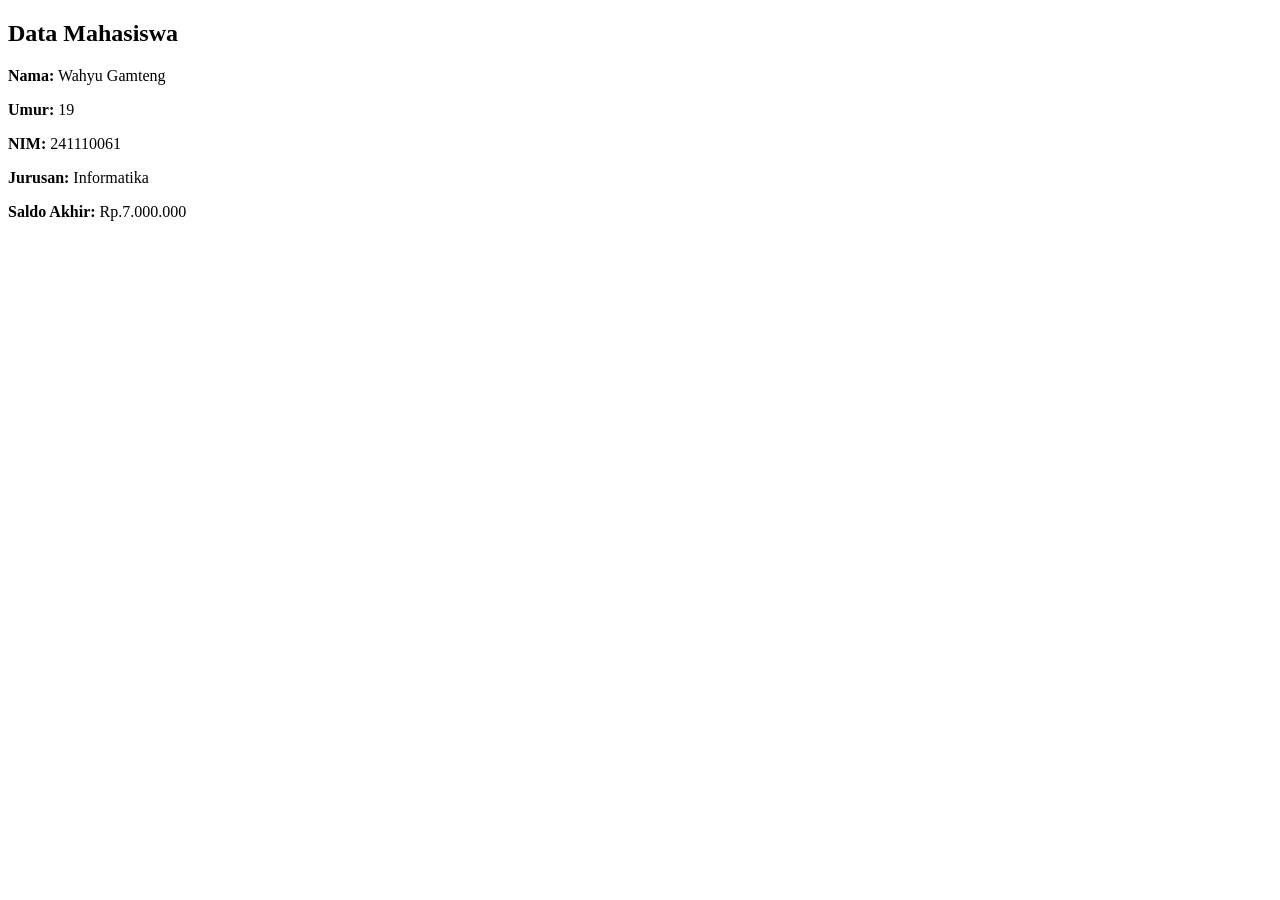
<file: latihanjs/index.html>
<!DOCTYPE html>
<html lang="en">
<head>
    <meta charset="UTF-8">
    <meta name="viewport" content="width=device-width, initial-scale=1.0">
    <title>Mahasiswa</title>
</head>
<body>
    <div id="output"></div>

    <script type="module" src="app.js"></script>
</body>
</html>
</file>
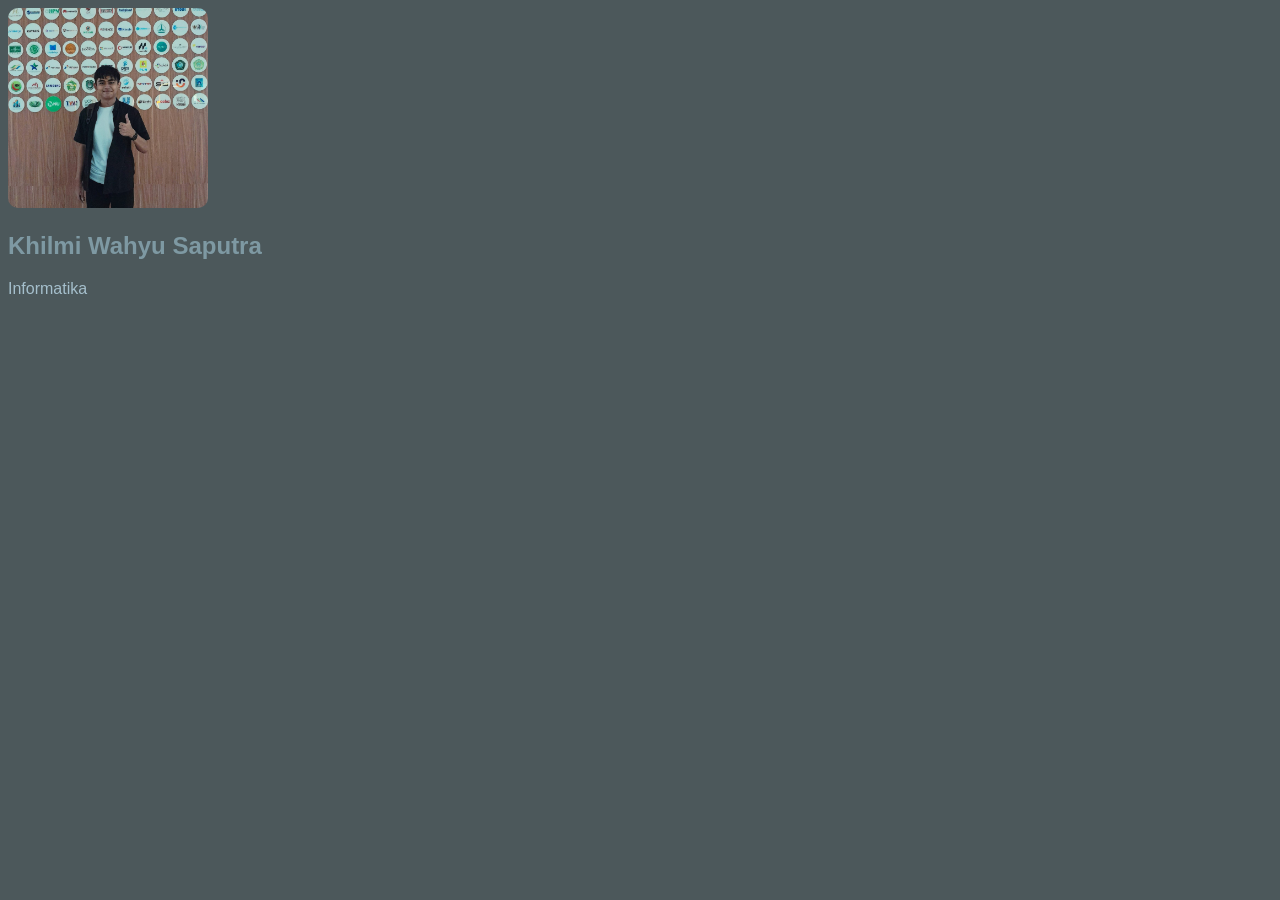
<file: externalcss.html>
<!DOCTYPE html>
<html lang="en">
<head>
    <meta charset="UTF-8">
    <meta name="viewport" content="width=device-width, initial-scale=1.0">
    <title>External CSS </title>
    <link rel="stylesheet" href="style.css">
</head>
<body>
    <img src="profil.jpeg" alt="profil" width="200">
    <h2>Khilmi Wahyu Saputra</h2>
    <p>Informatika</p>
</body>
</html>
</file>
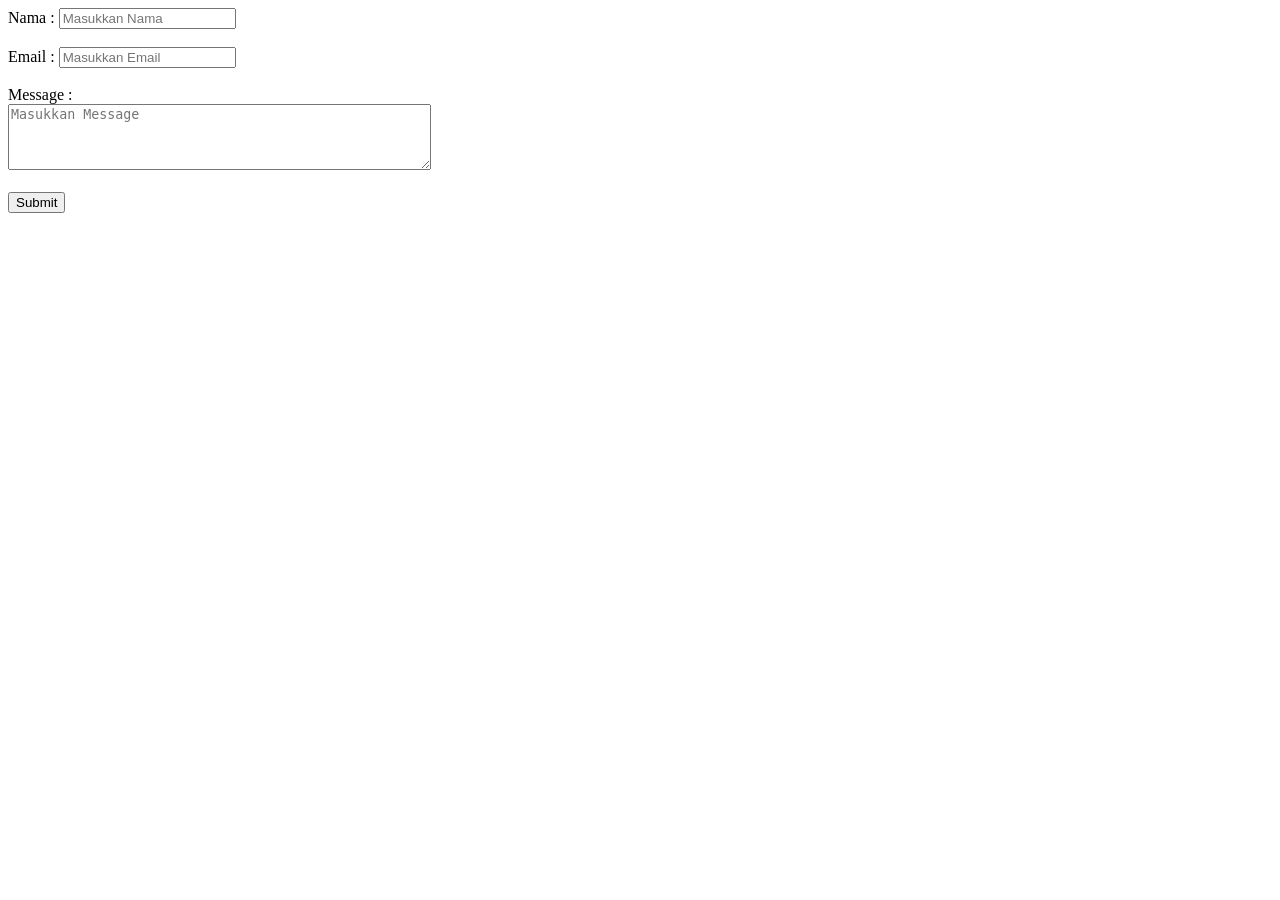
<file: form.html>
<!DOCTYPE html>
<html lang="en">
<head>
    <meta charset="UTF-8">
    <meta name="viewport" content="width=device-width, initial-scale=1.0">
    <title>Form</title>
</head>
<body>
    <form action="/submit" method="post">
        <label for="nama">Nama : </label>
        <input type="text" id="nama" name="nama" placeholder="Masukkan Nama" required> <br><br>

        <label for="email">Email : </label>
        <input type="email" id="email" name="email" placeholder="Masukkan Email" required> <br><br>

        <label for="message">Message : </label><br>
        <textarea id="message" name="message" rows="4" cols="50" placeholder="Masukkan Message" required></textarea> <br><br>

        <input type="submit" value="Submit">
    </form>
</body>
</html>
</file>
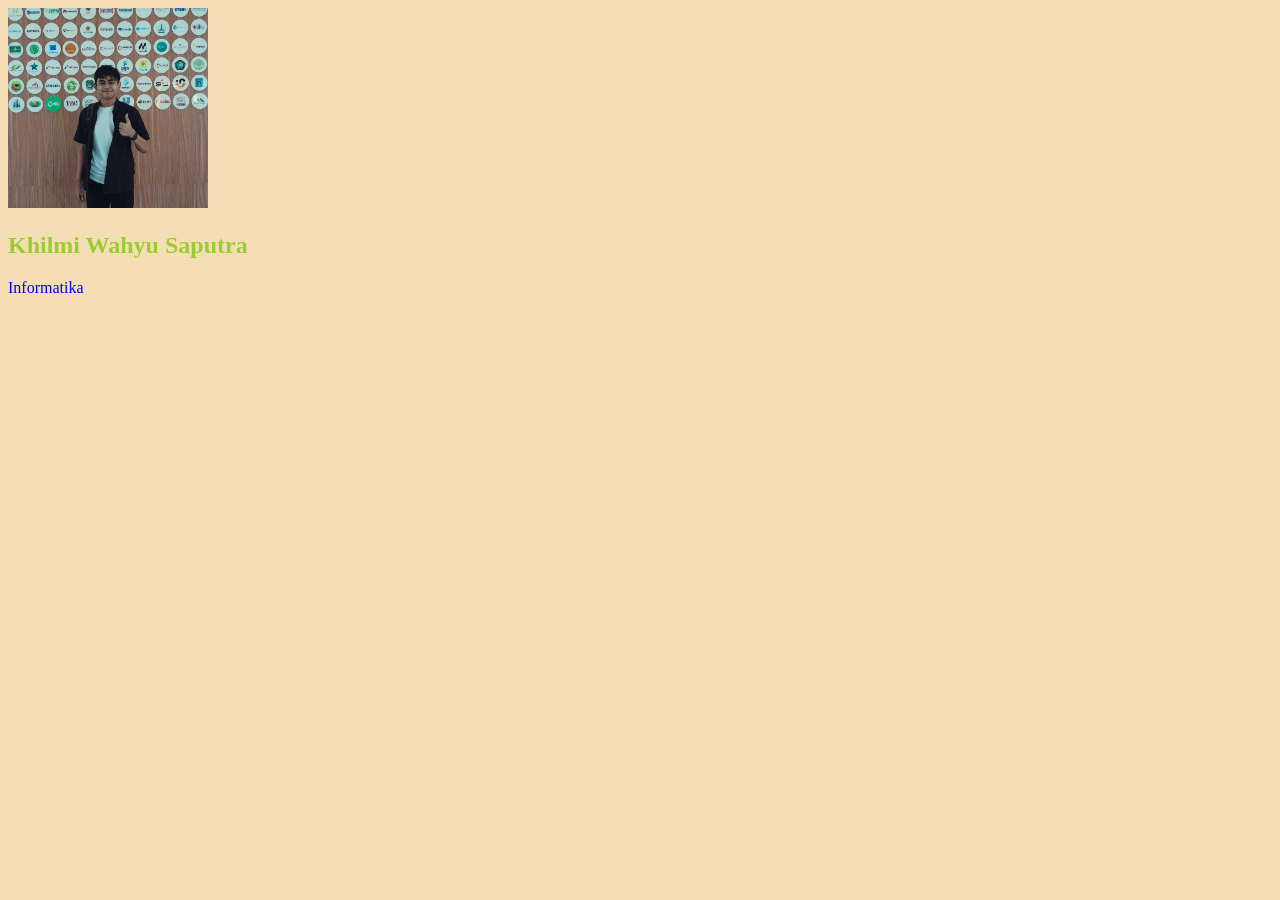
<file: inlinecss.html>
<!DOCTYPE html>
<html lang="en">
<head>
    <meta charset="UTF-8">
    <meta name="viewport" content="width=device-width, initial-scale=1.0">
    <title>Inline CSS</title>
</head>
<body style="background-color: wheat;">
    <img src="profil.jpeg" alt="profil" width="200">
    <h2 style="color: yellowgreen;">Khilmi Wahyu Saputra</h2>
    <p style="color: blue;">Informatika</p>
</body>
</html>
</file>
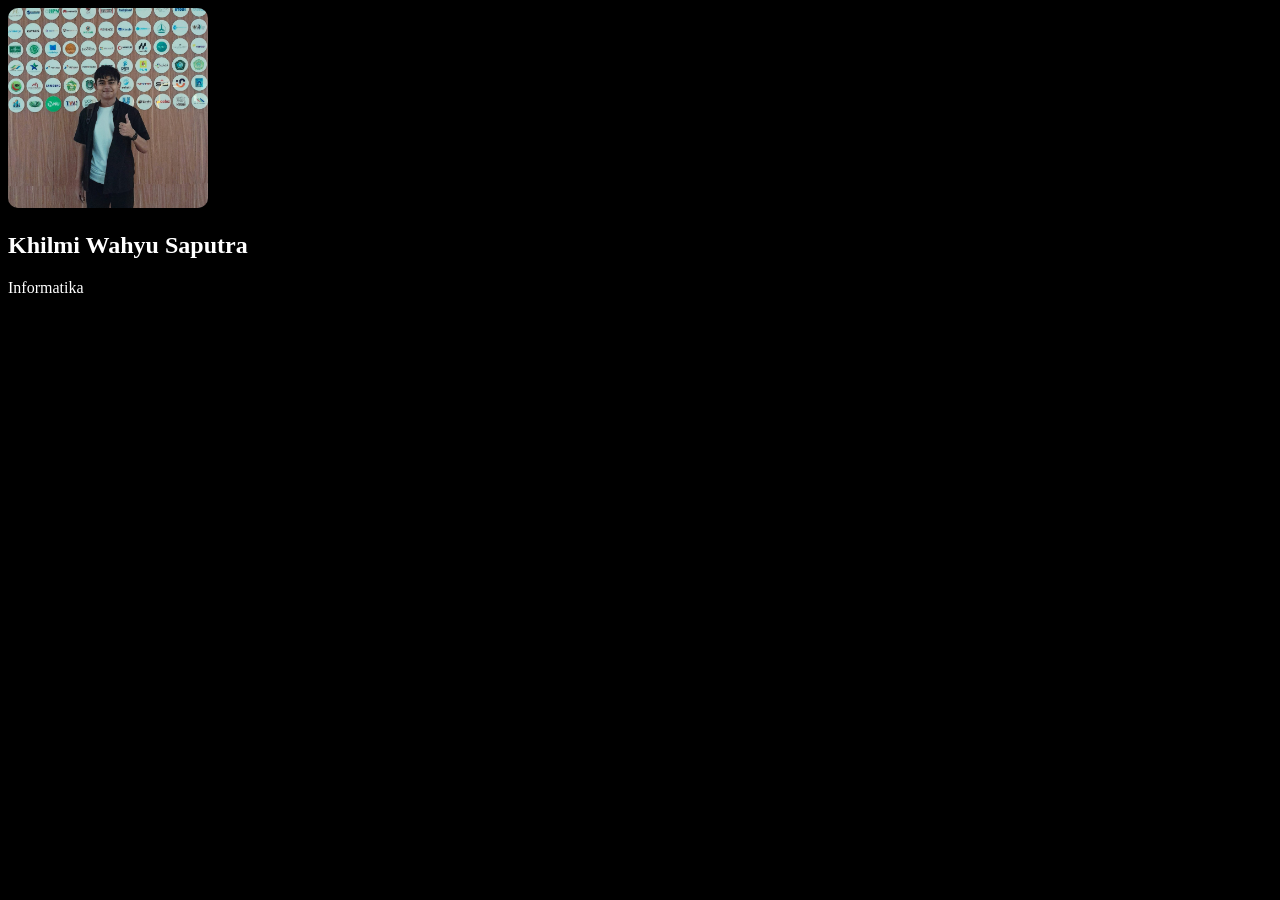
<file: internalcss.html>
<!DOCTYPE html>
<html lang="en">
<head>
    <meta charset="UTF-8">
    <meta name="viewport" content="width=device-width, initial-scale=1.0">
    <title>Internal CSS </title>

    <style>
        body{
            background-color: black;
        }

        img{
            border-radius: 10px;
        }

        h2{
            color: white;
        }

        p{
            color: white;
        }
    </style>

</head>
<body>
    <img src="profil.jpeg" alt="profil" width="200">
    <h2>Khilmi Wahyu Saputra</h2>
    <p>Informatika</p>
</body>
</html>
</file>
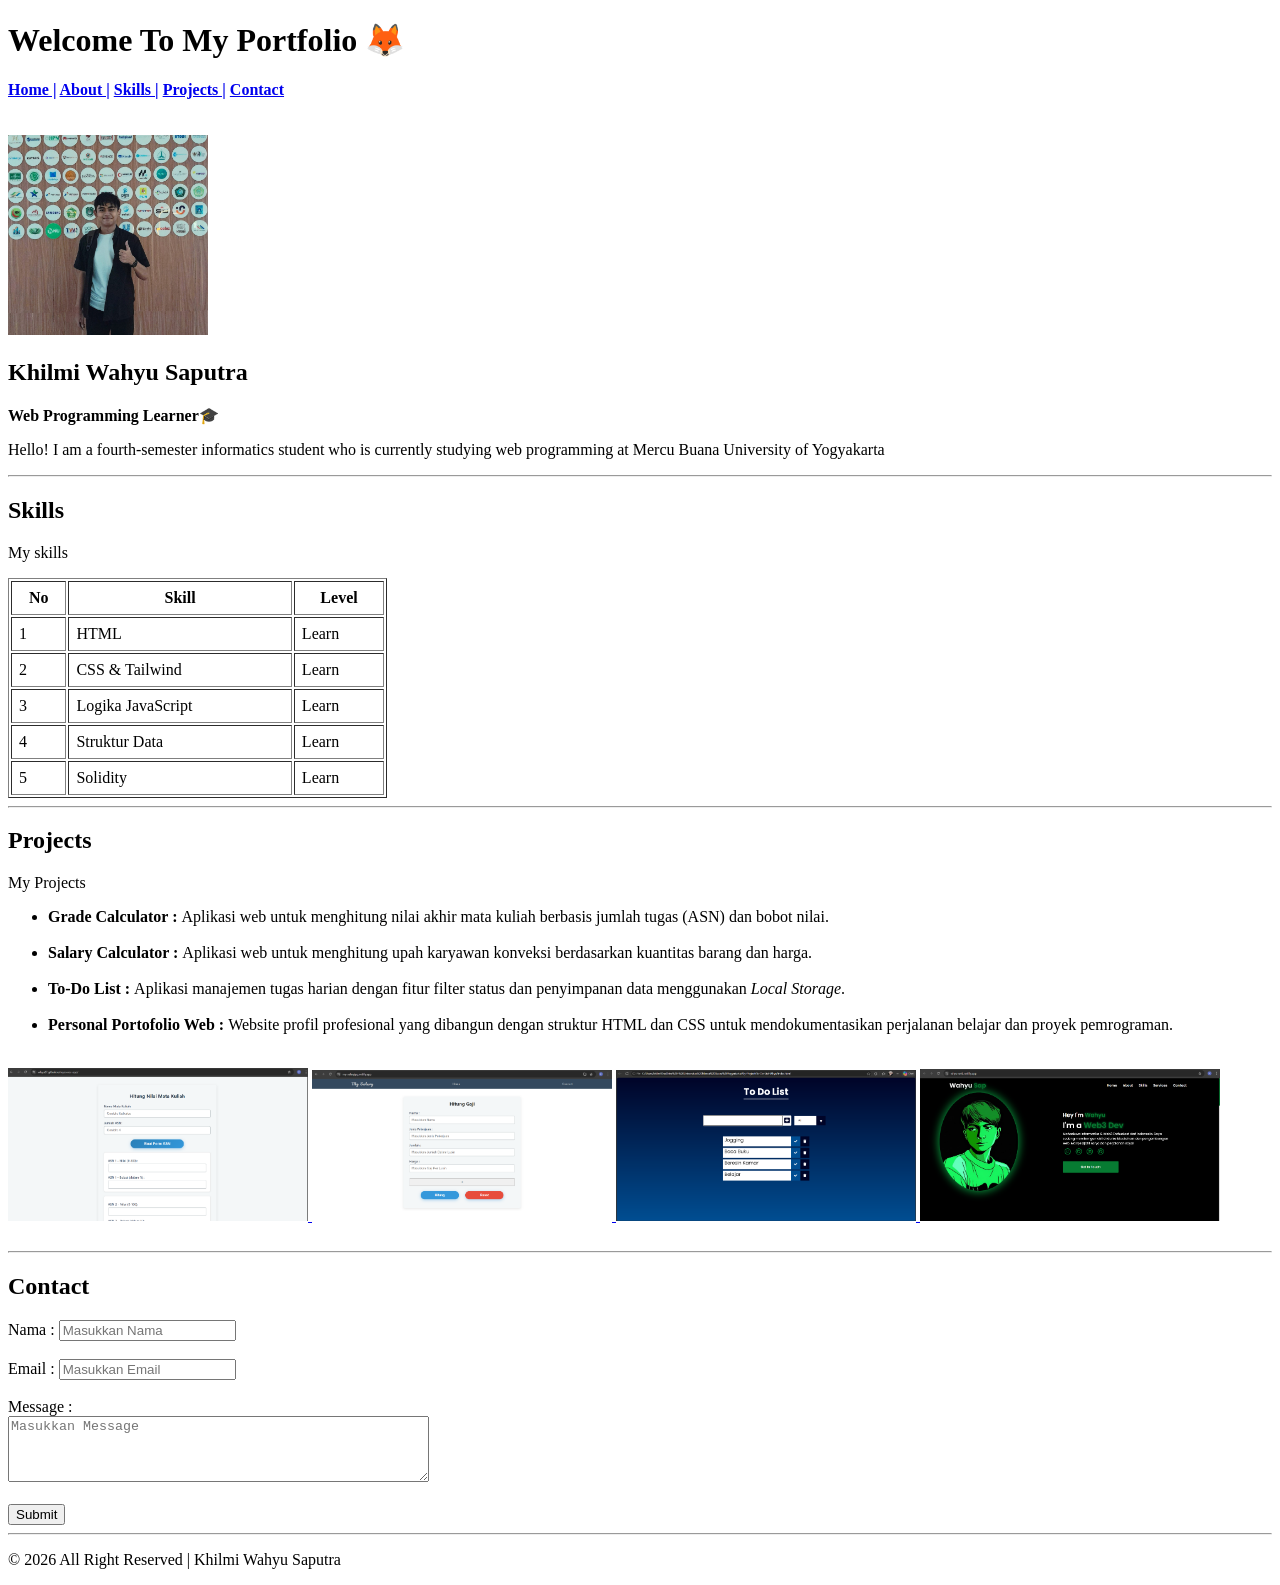
<file: portfolio.html>
<!DOCTYPE html>
<html lang="en">
<head>
    <meta charset="UTF-8">
    <meta name="viewport" content="width=device-width, initial-scale=1.0">
    <title>My Portfolio</title>
</head>
<body>
    <header id="home">
        <h1>Welcome To My Portfolio 🦊</h1>
    </header>

    <nav>
        <b>
            <a href="#home">Home |</a>
            <a href="#about">About |</a>
            <a href="#skills">Skills |</a>
            <a href="#projects">Projects |</a>
            <a href="#contacts">Contact </a>
        </b>
    </nav>

    <br><br>

    <main>
        <section id="about">
            <img src="profil.jpeg" alt="profil" width="200">
            <h2>Khilmi Wahyu Saputra</h2>
            <p><b>Web Programming Learner🎓</b></p>
            <p>Hello! I am a fourth-semester informatics student who is currently studying web programming at Mercu Buana University of Yogyakarta</p>
        </section>

        <hr>

        <section id="skills">
            <h2>Skills</h2>
            <p>My skills</p>
            <table border="1" width="30%" cellpadding="7%">
                    <thead>
                        <tr>
                            <th width="15%">No</th>
                            <th>Skill</th>
                            <th>Level</th>
                        </tr>
                    </thead>

                    <tbody>
                        <tr>
                            <td>1</td>
                            <td>HTML</td>
                            <td>Learn</td>
                        </tr>
                        <tr>
                            <td>2</td>
                            <td>CSS & Tailwind</td>
                            <td>Learn</td>
                        </tr>
                        <tr>
                            <td>3</td>
                            <td>Logika JavaScript</td>
                            <td>Learn</td>
                        </tr>
                        <tr>
                            <td>4</td>
                            <td>Struktur Data</td>
                            <td>Learn</td>
                        </tr>
                        <tr>
                            <td>5</td>
                            <td>Solidity</td>
                            <td>Learn</td>
                        </tr>
                    </tbody>
            </table>
        </section>

        <hr>

        <section id="projects">
            <h2>Projects</h2>
            <p>My Projects</p>
            <ul>
                <li><b>Grade Calculator : </b>Aplikasi web untuk menghitung nilai akhir mata kuliah berbasis jumlah tugas (ASN) dan bobot nilai.</li><br>
                <li><b>Salary Calculator : </b>Aplikasi web untuk menghitung upah karyawan konveksi berdasarkan kuantitas barang dan harga.</li><br>
                <li><b>To-Do List : </b>Aplikasi manajemen tugas harian dengan fitur filter status dan penyimpanan data menggunakan <i>Local Storage</i>.</li><br>
                <li><b>Personal Portofolio Web : </b>Website profil profesional yang dibangun dengan struktur HTML dan CSS untuk mendokumentasikan perjalanan belajar dan proyek pemrograman.</li><br>
            </ul>

            <a href="https://whyu27.github.io/myscores-app/">
                <img src="grade-calc.png" alt="grade_calc" width="300">
            </a>

            <a href="https://my-salaryjpg.netlify.app/">
                <img src="salary-calc.png" alt="salary_calc" width="300">
            </a>

            <a href="https://whyu27.github.io/todolist-native/">
                <img src="todo-list.png" alt="todo_list" width="300">
            </a>

            <a href="https://whyu-web.netlify.app/">
                <img src="web-portfolio.png" alt="web_portfolio" width="300">
            </a>

            <br><br>
        </section>

        <hr>

        <section id="contacts">
            <h2>Contact</h2>
            <form action="/submit" method="post" id="contact">
                <label for="nama">Nama : </label>
                <input type="text" id="nama" name="nama" placeholder="Masukkan Nama" required> <br><br>

                <label for="email">Email : </label>
                <input type="email" id="email" name="email" placeholder="Masukkan Email" required> <br><br>

                <label for="message">Message : </label><br>
                <textarea id="message" name="message" rows="4" cols="50" placeholder="Masukkan Message" required></textarea> <br><br>

                <input type="submit" value="Submit">
            </form>
        </section>
    </main>

     <hr>

    <footer>
        <p>&copy; 2026 All Right Reserved | Khilmi Wahyu Saputra</p>
    </footer>
</body>
</html>
</file>
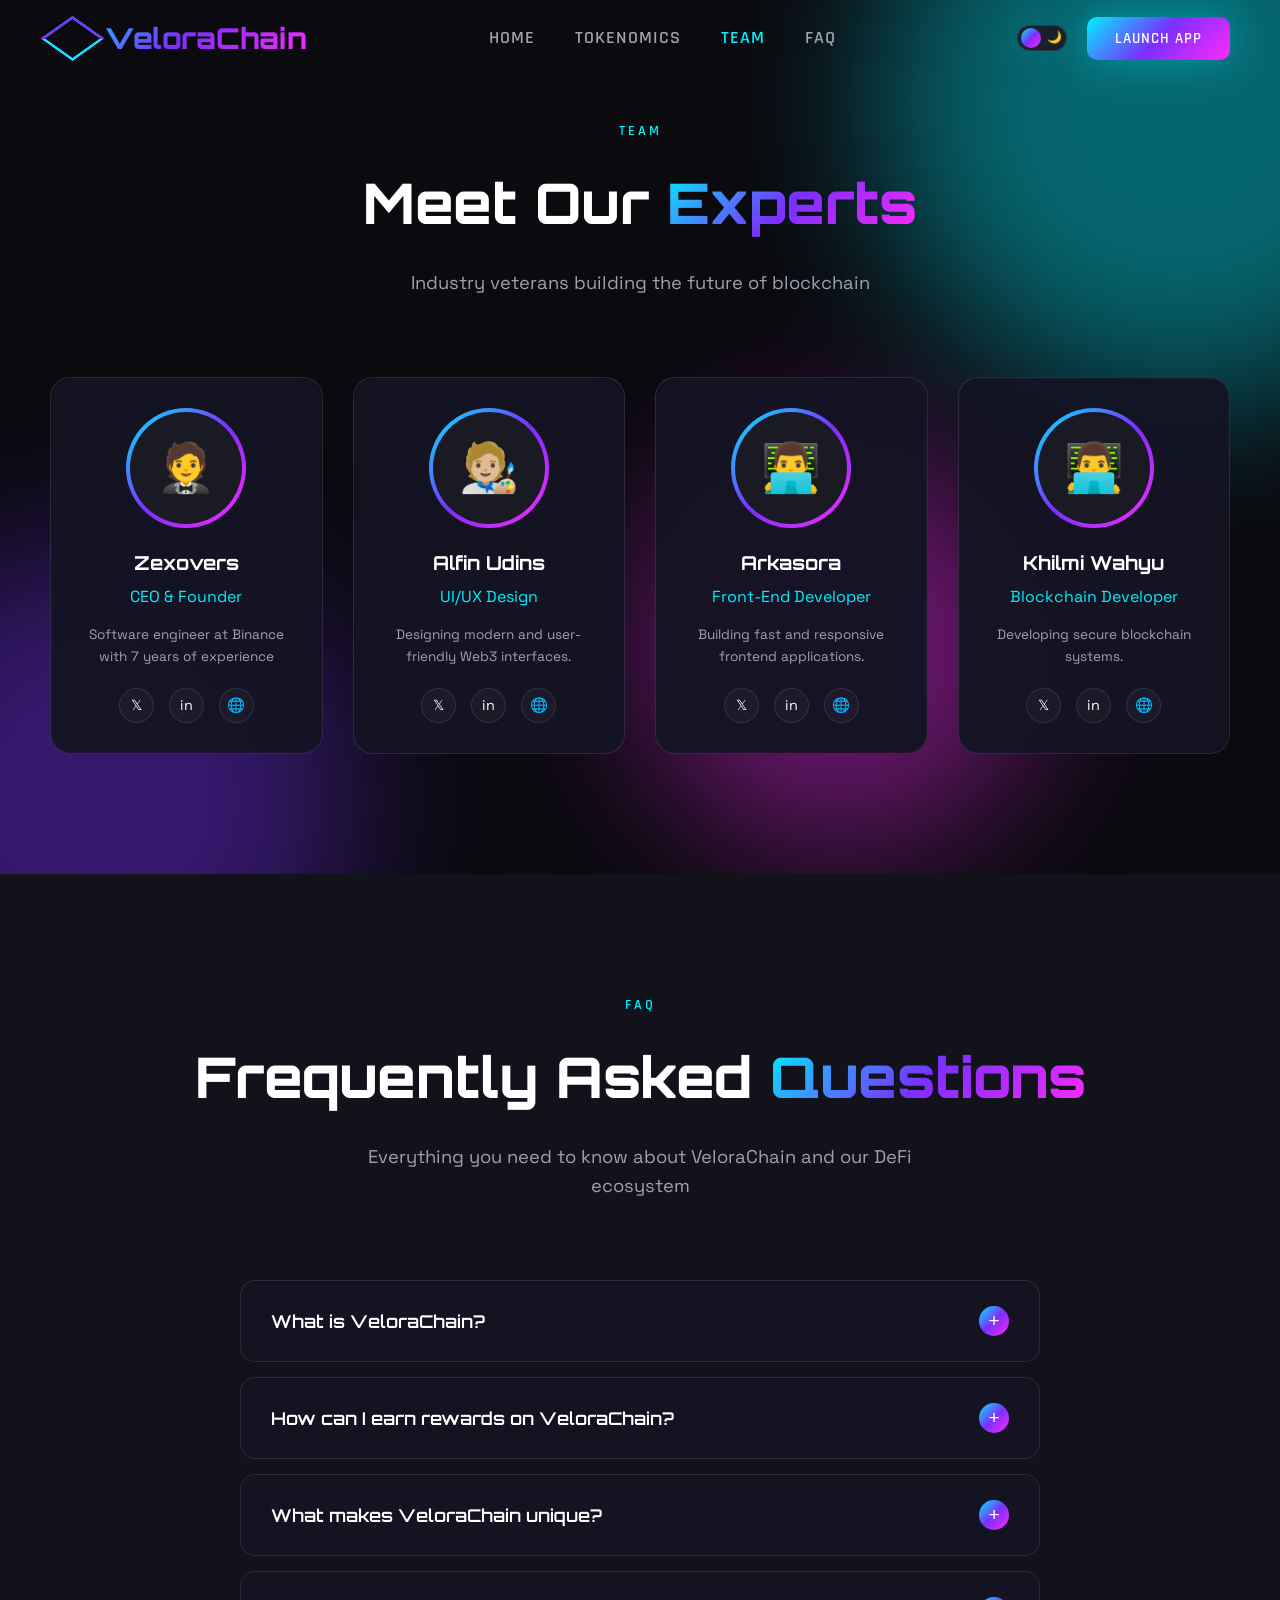
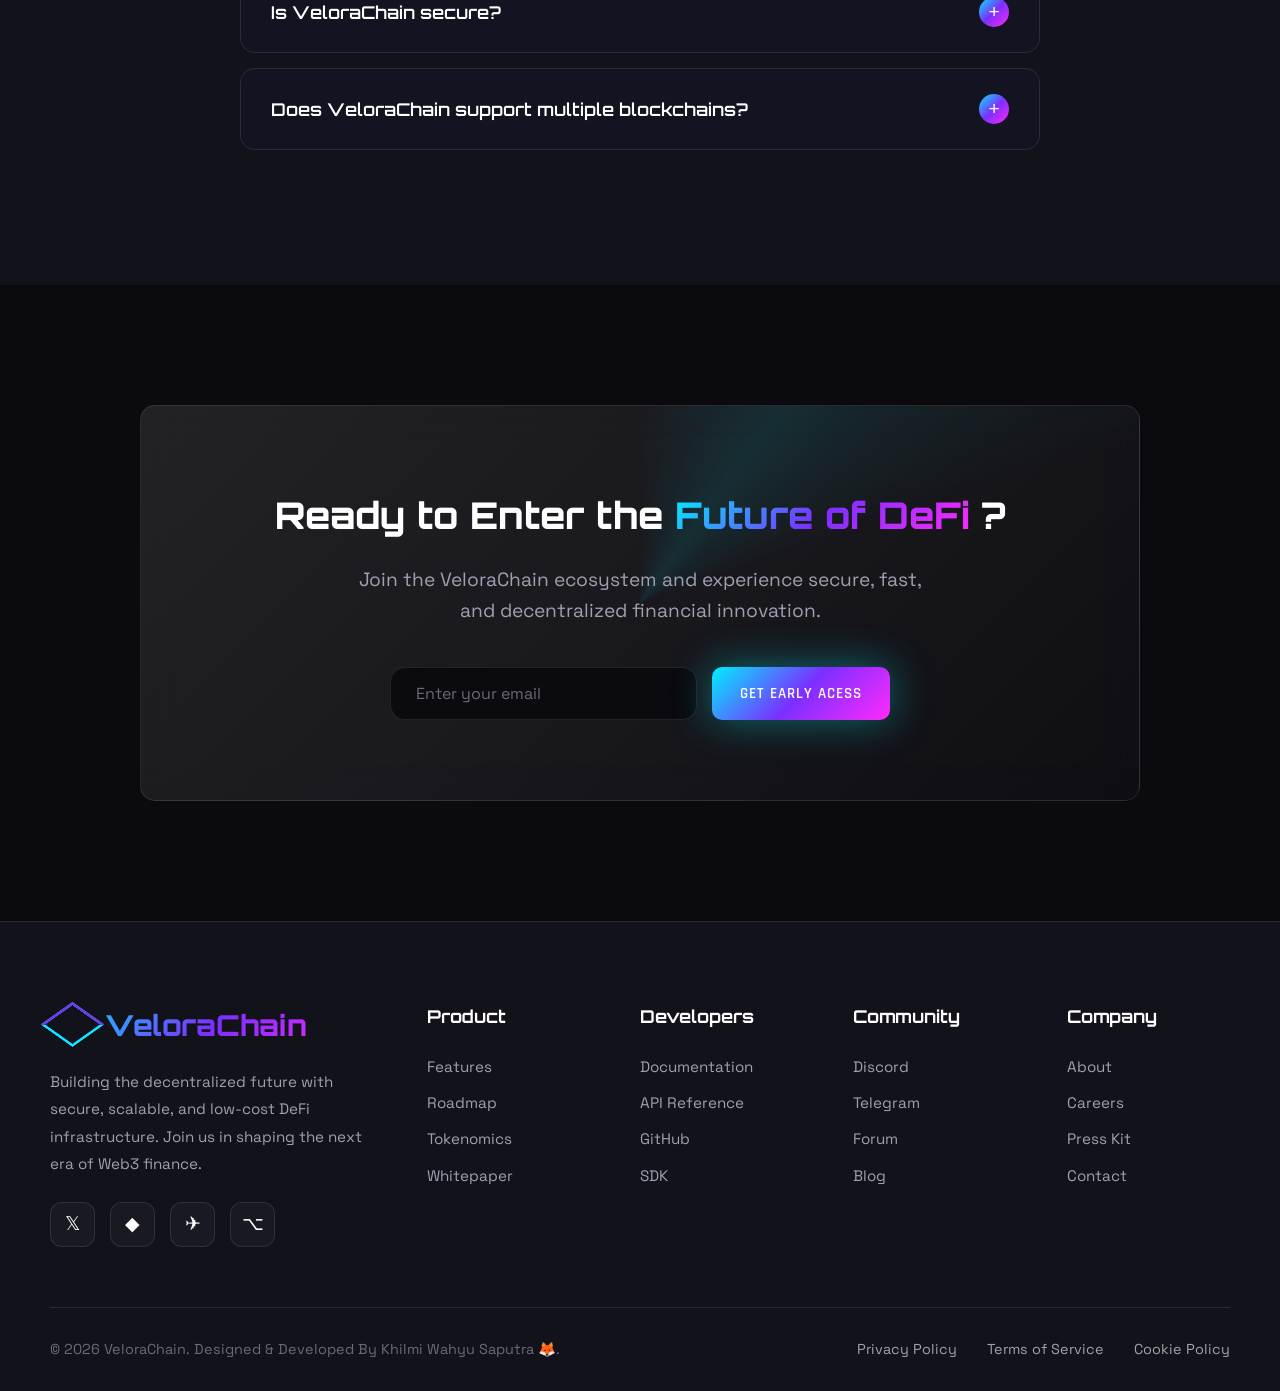
<file: uts_frontend/team.html>
<!DOCTYPE html>
<html lang="en" data-theme="dark">

<head>
    <meta charset="UTF-8">
    <meta name="viewport" content="width=device-width, initial-scale=1.0">
    <title>VeloraChain | Team & FAQ</title>
    <link rel="preconnect" href="https://fonts.googleapis.com">
    <link rel="preconnect" href="https://fonts.gstatic.com" crossorigin>
    <link
        href="https://fonts.googleapis.com/css2?family=Orbitron:wght@400;500;600;700;800;900&family=Rajdhani:wght@300;400;500;600;700&family=Space+Grotesk:wght@300;400;500;600;700&display=swap"
        rel="stylesheet">
    <link rel="stylesheet" href="css/style.css">
</head>

<body>
    <!-- Preloader -->
    <div class="preloader">
        <div class="preloader-content">
            <div class="preloader-cube">
                <div class="face front"></div>
                <div class="face back"></div>
                <div class="face right"></div>
                <div class="face left"></div>
                <div class="face top"></div>
                <div class="face bottom"></div>
            </div>
            <div class="preloader-text">VeloraChain</div>
            <div class="preloader-bar">
                <div class="preloader-progress"></div>
            </div>
        </div>
    </div>

    <!-- Background Particles -->
    <div class="bg-particles">
        <div class="gradient-orb gradient-orb-1"></div>
        <div class="gradient-orb gradient-orb-2"></div>
        <div class="gradient-orb gradient-orb-3"></div>
    </div>

    <!-- Navbar -->
    <header>
        <nav class="navbar">
            <a href="index.html" class="logo">
                <div class="logo-icon"></div>
                <span>VeloraChain</span>
            </a>

            <div class="nav-links">
                <a href="index.html">Home</a>
                <a href="tokenomics.html">Tokenomics</a>
                <a href="#team">Team</a>
                <a href="#faq">FAQ</a>
            </div>

            <div class="nav-right">
                <div class="theme-toggle" id="themeToggle">
                    <div class="toggle-ball"></div>
                </div>
                <button class="btn btn-primary">Launch App</button>
            </div>
        </nav>
    </header>

    <main>

        <!-- Team Section -->
        <section class="team" id="team">
            <div class="section-header reveal">
                <span class="section-label">Team</span>
                <h2 class="section-title">Meet Our <span>Experts</span></h2>
                <p class="section-subtitle">
                    Industry veterans building the future of blockchain
                </p>
            </div>
            <div class="team-grid">
                <div class="team-card reveal">
                    <div class="team-card-content">
                        <div class="team-avatar">
                            <div class="team-avatar-inner">🤵</div>
                        </div>
                        <h3 class="team-name">Zexovers</h3>
                        <p class="team-role">CEO & Founder</p>
                        <p class="team-bio">Software engineer at Binance with 7 years of experience</p>
                        <div class="team-socials">
                            <a href="#" class="team-social">𝕏</a>
                            <a href="#" class="team-social">in</a>
                            <a href="#" class="team-social">🌐</a>
                        </div>
                    </div>
                </div>
                <div class="team-card reveal">
                    <div class="team-card-content">
                        <div class="team-avatar">
                            <div class="team-avatar-inner">🧑🏼‍🎨</div>
                        </div>
                        <h3 class="team-name">Alfin Udins</h3>
                        <p class="team-role">UI/UX Design</p>
                        <p class="team-bio">Designing modern and user-friendly Web3 interfaces.</p>
                        <div class="team-socials">
                            <a href="#" class="team-social">𝕏</a>
                            <a href="#" class="team-social">in</a>
                            <a href="#" class="team-social">🌐</a>
                        </div>
                    </div>
                </div>
                <div class="team-card reveal">
                    <div class="team-card-content">
                        <div class="team-avatar">
                            <div class="team-avatar-inner">👨‍💻</div>
                        </div>
                        <h3 class="team-name">Arkasora</h3>
                        <p class="team-role">Front-End Developer</p>
                        <p class="team-bio">Building fast and responsive frontend applications.</p>
                        <div class="team-socials">
                            <a href="#" class="team-social">𝕏</a>
                            <a href="#" class="team-social">in</a>
                            <a href="#" class="team-social">🌐</a>
                        </div>
                    </div>
                </div>
                <div class="team-card reveal">
                    <div class="team-card-content">
                        <div class="team-avatar">
                            <div class="team-avatar-inner">👨‍💻</div>
                        </div>
                        <h3 class="team-name">Khilmi Wahyu</h3>
                        <p class="team-role">Blockchain Developer</p>
                        <p class="team-bio">Developing secure blockchain systems.</p>
                        <div class="team-socials">
                            <a href="#" class="team-social">𝕏</a>
                            <a href="#" class="team-social">in</a>
                            <a href="#" class="team-social">🌐</a>
                        </div>
                    </div>
                </div>
            </div>
        </section>

        <!-- FAQ Section -->
        <section class="faq" id="faq">

            <div class="section-header reveal">
                <span class="section-label">FAQ</span>

                <h2 class="section-title">
                    Frequently Asked <span>Questions</span>
                </h2>

                <p class="section-subtitle">
                    Everything you need to know about VeloraChain and our DeFi ecosystem
                </p>
            </div>

            <div class="faq-content">

                <div class="faq-item reveal">

                    <button class="faq-question">
                        <h4>What is VeloraChain?</h4>
                        <span class="faq-icon">+</span>
                    </button>

                    <div class="faq-answer">
                        <p>
                            VeloraChain is a decentralized finance platform that provides staking,
                            yield farming, liquidity pools, and cross-chain DeFi services.
                        </p>
                    </div>

                </div>

                <div class="faq-item reveal">

                    <button class="faq-question">
                        <h4>How can I earn rewards on VeloraChain?</h4>
                        <span class="faq-icon">+</span>
                    </button>

                    <div class="faq-answer">
                        <p>
                            Users can earn rewards by staking VEL tokens,
                            joining liquidity pools, and participating in yield farming.
                        </p>
                    </div>

                </div>

                <div class="faq-item reveal">

                    <button class="faq-question">
                        <h4>What makes VeloraChain unique?</h4>
                        <span class="faq-icon">+</span>
                    </button>

                    <div class="faq-answer">
                        <p>
                            VeloraChain combines low transaction fees,
                            secure smart contracts, and fast cross-chain DeFi integration.
                        </p>
                    </div>

                </div>

                <div class="faq-item reveal">

                    <button class="faq-question">
                        <h4>Is VeloraChain secure?</h4>
                        <span class="faq-icon">+</span>
                    </button>

                    <div class="faq-answer">
                        <p>
                            Yes, our smart contracts are designed with security,
                            transparency, and decentralized infrastructure in mind.
                        </p>
                    </div>

                </div>

                <div class="faq-item reveal">

                    <button class="faq-question">
                        <h4>Does VeloraChain support multiple blockchains?</h4>
                        <span class="faq-icon">+</span>
                    </button>

                    <div class="faq-answer">
                        <p>
                            Yes, VeloraChain is built to support cross-chain
                            DeFi interactions across multiple blockchain networks.
                        </p>
                    </div>

                </div>

            </div>

        </section>

        <!-- CTA Section -->
        <section class="cta" id="cta">
            <div class="cta-box reveal">
                <div class="cta-content">
                    <h2>Ready to Enter the <span>Future of DeFi</span> ?</h2>
                    <p>
                        Join the VeloraChain ecosystem and experience secure,
                        fast, and decentralized financial innovation.
                    </p>
                    <div class="cta-email">
                        <input type="email" placeholder="Enter your email" aria-label="Email address">
                        <button class="btn btn-primary">Get Early Acess</button>
                    </div>
                </div>
            </div>
        </section>

    </main>

    <!-- Footer -->
    <footer class="footer">
        <div class="footer-content">

            <div class="footer-brand">
                <a href="index.html" class="logo">
                    <div class="logo-icon"></div>
                    <span>VeloraChain</span>
                </a>

                <p>
                    Building the decentralized future with secure, scalable, and low-cost DeFi infrastructure.
                    Join us in shaping the next era of Web3 finance.
                </p>

                <div class="footer-socials">
                    <a href="#" class="footer-social" aria-label="X">𝕏</a>
                    <a href="#" class="footer-social" aria-label="Discord">◆</a>
                    <a href="#" class="footer-social" aria-label="Telegram">✈</a>
                    <a href="#" class="footer-social" aria-label="GitHub">⌥</a>
                </div>
            </div>

            <div class="footer-column">
                <h4>Product</h4>
                <ul>
                    <li><a href="index.html#features">Features</a></li>
                    <li><a href="tokenomics.html#roadmap">Roadmap</a></li>
                    <li><a href="tokenomics.html">Tokenomics</a></li>
                    <li><a href="#">Whitepaper</a></li>
                </ul>
            </div>

            <div class="footer-column">
                <h4>Developers</h4>
                <ul>
                    <li><a href="#">Documentation</a></li>
                    <li><a href="#">API Reference</a></li>
                    <li><a href="#">GitHub</a></li>
                    <li><a href="#">SDK</a></li>
                </ul>
            </div>

            <div class="footer-column">
                <h4>Community</h4>
                <ul>
                    <li><a href="#">Discord</a></li>
                    <li><a href="#">Telegram</a></li>
                    <li><a href="#">Forum</a></li>
                    <li><a href="#">Blog</a></li>
                </ul>
            </div>

            <div class="footer-column">
                <h4>Company</h4>
                <ul>
                    <li><a href="index.html#about">About</a></li>
                    <li><a href="#">Careers</a></li>
                    <li><a href="#">Press Kit</a></li>
                    <li><a href="#">Contact</a></li>
                </ul>
            </div>

        </div>

        <div class="footer-bottom">
            <p>
                © 2026 VeloraChain. Designed & Developed By Khilmi Wahyu Saputra 🦊.
            </p>

            <div class="footer-links">
                <a href="#">Privacy Policy</a>
                <a href="#">Terms of Service</a>
                <a href="#">Cookie Policy</a>
            </div>
        </div>

    </footer>

    <script src="js/script.js"></script>

</body>

</html>
</file>
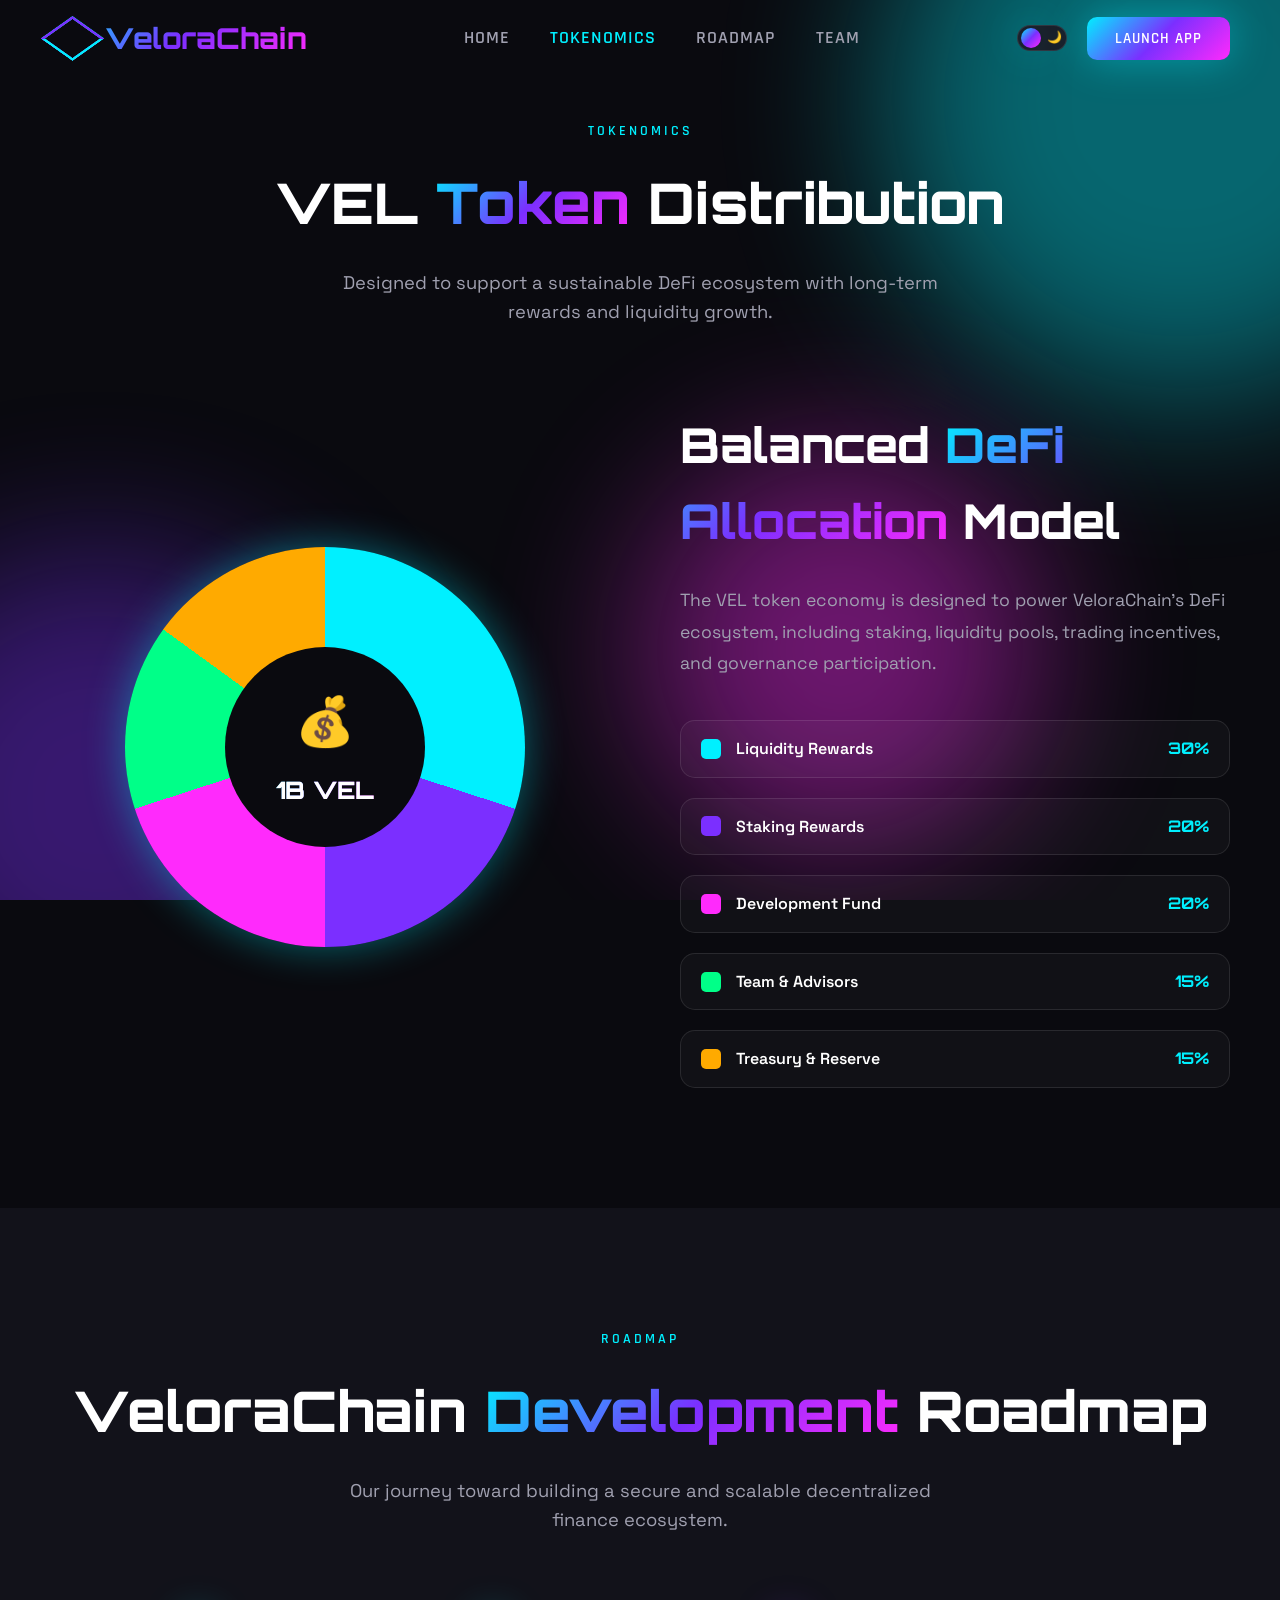
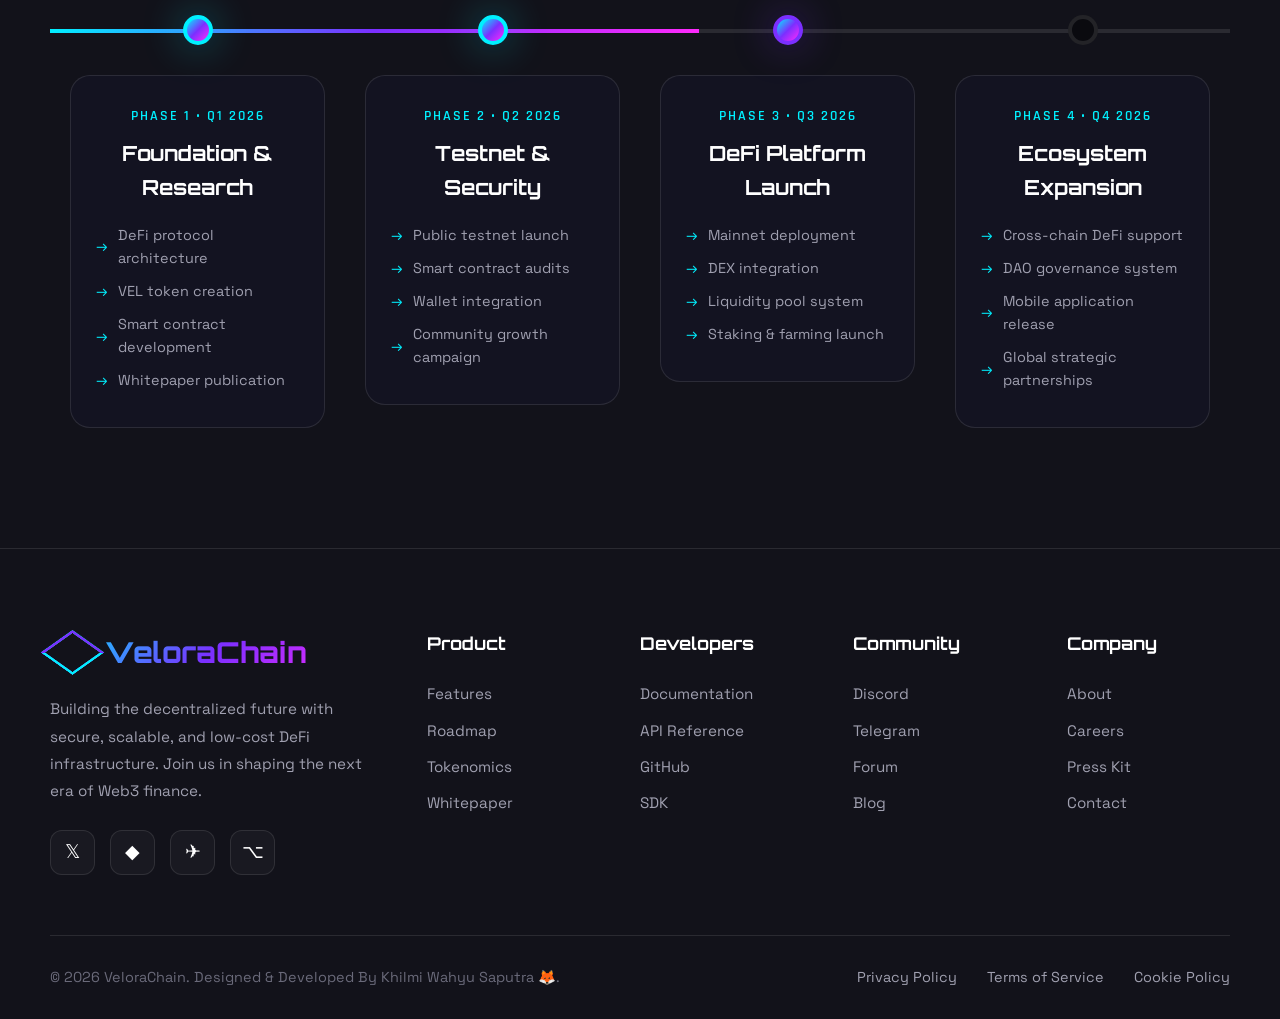
<file: uts_frontend/tokenomics.html>
<!DOCTYPE html>
<html lang="en" data-theme="dark">

<head>
    <meta charset="UTF-8">
    <meta name="viewport" content="width=device-width, initial-scale=1.0">
    <title>VeloraChain | Tokenomics & Roadmap</title>
    <link rel="preconnect" href="https://fonts.googleapis.com">
    <link rel="preconnect" href="https://fonts.gstatic.com" crossorigin>
    <link
        href="https://fonts.googleapis.com/css2?family=Orbitron:wght@400;500;600;700;800;900&family=Rajdhani:wght@300;400;500;600;700&family=Space+Grotesk:wght@300;400;500;600;700&display=swap"
        rel="stylesheet">
    <link rel="stylesheet" href="css/style.css">
</head>

<body>
    <!-- Preloader -->
    <div class="preloader">
        <div class="preloader-content">
            <div class="preloader-cube">
                <div class="face front"></div>
                <div class="face back"></div>
                <div class="face right"></div>
                <div class="face left"></div>
                <div class="face top"></div>
                <div class="face bottom"></div>
            </div>
            <div class="preloader-text">VeloraChain</div>
            <div class="preloader-bar">
                <div class="preloader-progress"></div>
            </div>
        </div>
    </div>

    <!-- Background Particles -->
    <div class="bg-particles">
        <div class="gradient-orb gradient-orb-1"></div>
        <div class="gradient-orb gradient-orb-2"></div>
        <div class="gradient-orb gradient-orb-3"></div>
    </div>

    <!-- Navbar -->
    <header>
        <nav class="navbar">
            <a href="index.html" class="logo">
                <div class="logo-icon"></div>
                <span>VeloraChain</span>
            </a>

            <div class="nav-links">
                <a href="index.html">Home</a>
                <a href="#tokenomics">Tokenomics</a>
                <a href="#roadmap">Roadmap</a>
                <a href="team.html">Team</a>
            </div>

            <div class="nav-right">
                <div class="theme-toggle" id="themeToggle">
                    <div class="toggle-ball"></div>
                </div>
                <button class="btn btn-primary">Launch App</button>
            </div>
        </nav>
    </header>

    <main>

        <!-- Tokenomics Section -->
        <section class="tokenomics" id="tokenomics">

            <div class="section-header reveal">
                <span class="section-label">Tokenomics</span>
                <h2 class="section-title">VEL <span>Token</span> Distribution</h2>
                <p class="section-subtitle">
                    Designed to support a sustainable DeFi ecosystem with long-term rewards and liquidity growth.
                </p>
            </div>

            <div class="tokenomics-content">

                <div class="token-chart reveal-left">
                    <div class="token-donut"></div>
                    <div class="token-center">
                        <div class="token-center-icon">💰</div>
                        <div class="token-center-text">1B VEL</div>
                    </div>
                </div>

                <div class="token-info reveal-right">

                    <h2>Balanced <span>DeFi Allocation</span> Model</h2>

                    <p>
                        The VEL token economy is designed to power VeloraChain's DeFi ecosystem,
                        including staking, liquidity pools, trading incentives, and governance participation.
                    </p>

                    <div class="token-distribution">

                        <div class="token-item">
                            <div class="token-color" style="background: var(--accent-primary);"></div>
                            <span class="token-label">Liquidity Rewards</span>
                            <span class="token-percentage">30%</span>
                        </div>

                        <div class="token-item">
                            <div class="token-color" style="background: var(--accent-secondary);"></div>
                            <span class="token-label">Staking Rewards</span>
                            <span class="token-percentage">20%</span>
                        </div>

                        <div class="token-item">
                            <div class="token-color" style="background: var(--accent-tertiary);"></div>
                            <span class="token-label">Development Fund</span>
                            <span class="token-percentage">20%</span>
                        </div>

                        <div class="token-item">
                            <div class="token-color" style="background: var(--accent-success);"></div>
                            <span class="token-label">Team & Advisors</span>
                            <span class="token-percentage">15%</span>
                        </div>

                        <div class="token-item">
                            <div class="token-color" style="background: var(--accent-warning);"></div>
                            <span class="token-label">Treasury & Reserve</span>
                            <span class="token-percentage">15%</span>
                        </div>

                    </div>

                </div>

            </div>
        </section>

        <!-- Roadmap Section -->
        <section class="roadmap" id="roadmap">

            <div class="section-header reveal">
                <span class="section-label">Roadmap</span>

                <h2 class="section-title">
                    VeloraChain <span>Development</span> Roadmap
                </h2>

                <p class="section-subtitle">
                    Our journey toward building a secure and scalable decentralized finance ecosystem.
                </p>
            </div>

            <div class="roadmap-track">

                <div class="roadmap-line"></div>

                <div class="roadmap-items">

                    <!-- Phase 1 -->
                    <div class="roadmap-item completed reveal">
                        <div class="roadmap-dot"></div>

                        <div class="roadmap-content">

                            <div class="roadmap-phase">Phase 1 • Q1 2026</div>

                            <h3 class="roadmap-title">Foundation & Research</h3>

                            <ul class="roadmap-list">
                                <li>DeFi protocol architecture</li>
                                <li>VEL token creation</li>
                                <li>Smart contract development</li>
                                <li>Whitepaper publication</li>
                            </ul>

                        </div>
                    </div>

                    <!-- Phase 2 -->
                    <div class="roadmap-item completed reveal">

                        <div class="roadmap-dot"></div>

                        <div class="roadmap-content">

                            <div class="roadmap-phase">Phase 2 • Q2 2026</div>

                            <h3 class="roadmap-title">Testnet & Security</h3>

                            <ul class="roadmap-list">
                                <li>Public testnet launch</li>
                                <li>Smart contract audits</li>
                                <li>Wallet integration</li>
                                <li>Community growth campaign</li>
                            </ul>

                        </div>
                    </div>

                    <!-- Phase 3 -->
                    <div class="roadmap-item active reveal">

                        <div class="roadmap-dot"></div>

                        <div class="roadmap-content">

                            <div class="roadmap-phase">Phase 3 • Q3 2026</div>

                            <h3 class="roadmap-title">DeFi Platform Launch</h3>

                            <ul class="roadmap-list">
                                <li>Mainnet deployment</li>
                                <li>DEX integration</li>
                                <li>Liquidity pool system</li>
                                <li>Staking & farming launch</li>
                            </ul>

                        </div>
                    </div>

                    <!-- Phase 4 -->
                    <div class="roadmap-item reveal">

                        <div class="roadmap-dot"></div>

                        <div class="roadmap-content">

                            <div class="roadmap-phase">Phase 4 • Q4 2026</div>

                            <h3 class="roadmap-title">Ecosystem Expansion</h3>

                            <ul class="roadmap-list">
                                <li>Cross-chain DeFi support</li>
                                <li>DAO governance system</li>
                                <li>Mobile application release</li>
                                <li>Global strategic partnerships</li>
                            </ul>

                        </div>
                    </div>

                </div>
            </div>
        </section>

    </main>

    <!-- Footer -->
    <footer class="footer">
        <div class="footer-content">

            <div class="footer-brand">
                <a href="index.html" class="logo">
                    <div class="logo-icon"></div>
                    <span>VeloraChain</span>
                </a>

                <p>
                    Building the decentralized future with secure, scalable, and low-cost DeFi infrastructure.
                    Join us in shaping the next era of Web3 finance.
                </p>

                <div class="footer-socials">
                    <a href="#" class="footer-social" aria-label="X">𝕏</a>
                    <a href="#" class="footer-social" aria-label="Discord">◆</a>
                    <a href="#" class="footer-social" aria-label="Telegram">✈</a>
                    <a href="#" class="footer-social" aria-label="GitHub">⌥</a>
                </div>
            </div>

            <div class="footer-column">
                <h4>Product</h4>
                <ul>
                    <li><a href="index.html#features">Features</a></li>
                    <li><a href="#roadmap">Roadmap</a></li>
                    <li><a href="tokenomics.html">Tokenomics</a></li>
                    <li><a href="#">Whitepaper</a></li>
                </ul>
            </div>

            <div class="footer-column">
                <h4>Developers</h4>
                <ul>
                    <li><a href="#">Documentation</a></li>
                    <li><a href="#">API Reference</a></li>
                    <li><a href="#">GitHub</a></li>
                    <li><a href="#">SDK</a></li>
                </ul>
            </div>

            <div class="footer-column">
                <h4>Community</h4>
                <ul>
                    <li><a href="#">Discord</a></li>
                    <li><a href="#">Telegram</a></li>
                    <li><a href="#">Forum</a></li>
                    <li><a href="#">Blog</a></li>
                </ul>
            </div>

            <div class="footer-column">
                <h4>Company</h4>
                <ul>
                    <li><a href="index.html#about">About</a></li>
                    <li><a href="#">Careers</a></li>
                    <li><a href="#">Press Kit</a></li>
                    <li><a href="#">Contact</a></li>
                </ul>
            </div>

        </div>

        <div class="footer-bottom">
            <p>
                © 2026 VeloraChain. Designed & Developed By Khilmi Wahyu Saputra 🦊.
            </p>

            <div class="footer-links">
                <a href="#">Privacy Policy</a>
                <a href="#">Terms of Service</a>
                <a href="#">Cookie Policy</a>
            </div>
        </div>

    </footer>

    <script src="js/script.js"></script>

</body>

</html>
</file>
<file: style.css>
body{
    background-color: #4C585B;
    font-family: Verdana, Geneva, Tahoma, sans-serif;
}

img{
    border-radius: 10px;
}

h2{
    color: #7E99A3;
}

p{
    color: #A5BFCC;
}
</file>
<file: uts_frontend/css/style.css>
/* CSS Variable */
:root {

    /* Font Family*/
    --font-primary: 'Orbitron', sans-serif;
    --font-secondary: 'Space Grotesk', sans-serif;
    --font-accent: 'Rajdhani', sans-serif;

    /* Animation speeds */
    --transition-fast: 0.2s;
    --transition-medium: 0.4s;
    --transition-slow: 0.8s;
}

/* Tema Dark */
[data-theme="dark"] {
    --bg-primary: #0a0a0f;
    --bg-secondary: #12121a;
    --bg-tertiary: #1a1a25;
    --bg-card: rgba(20, 20, 35, 0.8);
    --bg-glass: rgba(255, 255, 255, 0.03);

    --text-primary: #ffffff;
    --text-secondary: #a0a0b0;
    --text-muted: #6a6a7a;

    --accent-primary: #00f0ff;
    --accent-secondary: #7b2fff;
    --accent-tertiary: #ff2afc;
    --accent-success: #00ff88;
    --accent-warning: #ffaa00;

    --gradient-primary: linear-gradient(135deg, #00f0ff 0%, #7b2fff 50%, #ff2afc 100%);
    --gradient-secondary: linear-gradient(135deg, #7b2fff 0%, #ff2afc 100%);
    --gradient-glass: linear-gradient(135deg, rgba(255, 255, 255, 0.1) 0%, rgba(255, 255, 255, 0.02) 100%);

    --border-color: rgba(255, 255, 255, 0.1);
    --shadow-color: rgba(0, 240, 255, 0.2);
    --glow-primary: 0 0 40px rgba(0, 240, 255, 0.4);
    --glow-secondary: 0 0 40px rgba(123, 47, 255, 0.4);
}

/* Tema Light */
[data-theme="light"] {
    --bg-primary: #f5f5f8;
    --bg-secondary: #ffffff;
    --bg-tertiary: #eaeaef;
    --bg-card: rgba(255, 255, 255, 0.9);
    --bg-glass: rgba(0, 0, 0, 0.02);

    --text-primary: #0a0a0f;
    --text-secondary: #4a4a5a;
    --text-muted: #8a8a9a;

    --accent-primary: #0066ff;
    --accent-secondary: #7b2fff;
    --accent-tertiary: #ff2afc;
    --accent-success: #00cc66;
    --accent-warning: #ff8800;

    --gradient-primary: linear-gradient(135deg, #0066ff 0%, #7b2fff 50%, #ff2afc 100%);
    --gradient-secondary: linear-gradient(135deg, #7b2fff 0%, #ff2afc 100%);
    --gradient-glass: linear-gradient(135deg, rgba(0, 0, 0, 0.05) 0%, rgba(0, 0, 0, 0.01) 100%);

    --border-color: rgba(0, 0, 0, 0.1);
    --shadow-color: rgba(0, 102, 255, 0.15);
    --glow-primary: 0 0 40px rgba(0, 102, 255, 0.2);
    --glow-secondary: 0 0 40px rgba(123, 47, 255, 0.2);
}

*,
*::before,
*::after {
    margin: 0;
    padding: 0;
    box-sizing: border-box;
}

html {
    scroll-behavior: smooth;
    scroll-padding-top: 80px;
}

body {
    font-family: var(--font-secondary);
    background: var(--bg-primary);
    color: var(--text-primary);
    line-height: 1.6;
    overflow-x: hidden;
    transition: background var(--transition-medium), color var(--transition-medium);
}

a {
    text-decoration: none;
    color: inherit;
}

ul {
    list-style: none;
}

img {
    max-width: 100%;
    height: auto;
}

/* Preload */
.preloader {
    position: fixed;
    top: 0;
    left: 0;
    width: 100%;
    height: 100%;
    background: var(--bg-primary);
    display: flex;
    justify-content: center;
    align-items: center;
    z-index: 10000;
    transition: opacity 0.5s ease, visibility 0.5s ease;
}

.preloader.hidden {
    opacity: 0;
    visibility: hidden;
}

.preloader-content {
    text-align: center;
    perspective: 1000px;
}

.preloader-cube {
    width: 80px;
    height: 80px;
    margin: 0 auto 30px;
    transform-style: preserve-3d;
    animation: cubeRotate 2s infinite ease-in-out;
}

.preloader-cube .face {
    position: absolute;
    width: 80px;
    height: 80px;
    border: 2px solid var(--accent-primary);
    background: var(--gradient-glass);
    backdrop-filter: blur(10px);
}

.preloader-cube .front {
    transform: rotateY(0deg) translateZ(40px);
}

.preloader-cube .back {
    transform: rotateY(180deg) translateZ(40px);
}

.preloader-cube .right {
    transform: rotateY(90deg) translateZ(40px);
}

.preloader-cube .left {
    transform: rotateY(-90deg) translateZ(40px);
}

.preloader-cube .top {
    transform: rotateX(90deg) translateZ(40px);
}

.preloader-cube .bottom {
    transform: rotateX(-90deg) translateZ(40px);
}

@keyframes cubeRotate {

    0%,
    100% {
        transform: rotateX(0deg) rotateY(0deg);
    }

    25% {
        transform: rotateX(90deg) rotateY(90deg);
    }

    50% {
        transform: rotateX(180deg) rotateY(180deg);
    }

    75% {
        transform: rotateX(270deg) rotateY(270deg);
    }
}

.preloader-text {
    font-family: var(--font-primary);
    font-size: 1.5rem;
    font-weight: 700;
    background: var(--gradient-primary);
    -webkit-background-clip: text;
    -webkit-text-fill-color: transparent;
    background-clip: text;
    animation: pulse 1.5s infinite;
}

.preloader-bar {
    width: 200px;
    height: 3px;
    background: var(--bg-tertiary);
    border-radius: 10px;
    margin: 20px auto 0;
    overflow: hidden;
}

.preloader-progress {
    width: 0%;
    height: 100%;
    background: var(--gradient-primary);
    border-radius: 10px;
    animation: loading 1.5s ease-in-out forwards;
}

@keyframes loading {
    0% {
        width: 0%;
    }

    100% {
        width: 100%;
    }
}

@keyframes pulse {

    0%,
    100% {
        opacity: 1;
    }

    50% {
        opacity: 0.5;
    }
}


/* Navbar */
.navbar {
    position: fixed;
    top: 0;
    left: 0;
    width: 100%;
    padding: 15px 50px;
    display: flex;
    justify-content: space-between;
    align-items: center;
    z-index: 100;
    background: transparent;
}

.navbar.scrolled {
    background: var(--bg-glass);
    backdrop-filter: blur(20px);
    border-bottom: 1px solid var(--border-color);
}

.logo {
    font-family: var(--font-primary);
    font-size: 1.8rem;
    font-weight: 800;
    background: var(--gradient-primary);
    -webkit-background-clip: text;
    -webkit-text-fill-color: transparent;
    background-clip: text;
    display: flex;
    align-items: center;
    gap: 10px;
}

.logo-icon {
    width: 45px;
    height: 45px;
    position: relative;
    transform-style: preserve-3d;
    animation: logoFloat 3s ease-in-out infinite;
}

.logo-icon::before {
    content: '';
    position: absolute;
    width: 100%;
    height: 100%;
    border: 3px solid var(--accent-primary);
    transform: rotateX(45deg) rotateZ(45deg);
    animation: logoPulse 2s ease-in-out infinite;
}

.logo-icon::after {
    content: '';
    position: absolute;
    width: 100%;
    height: 100%;
    border: 3px solid var(--accent-secondary);
    transform: rotateX(-45deg) rotateZ(-45deg);
    animation: logoPulse 2s ease-in-out infinite 0.5s;
}

@keyframes logoFloat {

    0%,
    100% {
        transform: translateY(0) rotateY(0);
    }

    50% {
        transform: translateY(-5px) rotateY(180deg);
    }
}

@keyframes logoPulse {

    0%,
    100% {
        opacity: 1;
        transform: rotateX(45deg) rotateZ(45deg) scale(1);
    }

    50% {
        opacity: 0.5;
        transform: rotateX(45deg) rotateZ(45deg) scale(0.9);
    }
}

.nav-links {
    display: flex;
    align-items: center;
    gap: 40px;
}

.nav-links a {
    font-family: var(--font-accent);
    font-size: 1.1rem;
    font-weight: 600;
    color: var(--text-secondary);
    position: relative;
    padding: 5px 0;
    transition: color var(--transition-fast);
    text-transform: uppercase;
    letter-spacing: 1px;
}

.nav-links a::before {
    content: '';
    position: absolute;
    bottom: 0;
    left: 0;
    width: 0;
    height: 2px;
    background: var(--gradient-primary);
    transition: width var(--transition-medium);
}

.nav-links a:hover {
    color: var(--text-primary);
}

.nav-links a:hover::before {
    width: 100%;
}

.nav-right {
    display: flex;
    align-items: center;
    gap: 20px;
}

.theme-toggle {
    width: 50px;
    height: 26px;
    background: var(--bg-tertiary);
    border-radius: 30px;
    position: relative;
    cursor: pointer;
    border: 1px solid var(--border-color);
    transition: all var(--transition-medium);
}

.theme-toggle::before {
    content: '☀️';
    position: absolute;
    left: 4px;
    top: 50%;
    transform: translateY(-50%);
    font-size: 12px;
}

.theme-toggle::after {
    content: '🌙';
    position: absolute;
    right: 4px;
    top: 50%;
    transform: translateY(-50%);
    font-size: 12px;
}

.theme-toggle .toggle-ball {
    width: 20px;
    height: 20px;
    background: var(--gradient-primary);
    border-radius: 50%;
    position: absolute;
    top: 2px;
    left: 3px;
    transition: transform var(--transition-medium);
    box-shadow: var(--glow-primary);
}

[data-theme="light"] .theme-toggle .toggle-ball {
    transform: translateX(24px);
}

.btn {
    font-family: var(--font-accent);
    font-size: 0.95rem;
    font-weight: 600;
    padding: 12px 28px;
    border-radius: 10px;
    cursor: pointer;
    border: none;
    transition: all var(--transition-medium);
    text-transform: uppercase;
    letter-spacing: 1px;
    position: relative;
    overflow: hidden;
}

.btn-primary {
    background: var(--gradient-primary);
    color: #fff;
    box-shadow: var(--glow-primary);
}

.btn-primary:hover {
    transform: translateY(-1px);
    box-shadow: 0 10px 40px rgba(0, 240, 255, 0.4);
}

.btn::before {
    content: '';
    position: absolute;
    top: 0;
    left: -100%;
    width: 100%;
    height: 100%;
    background: linear-gradient(90deg, transparent, rgba(255, 255, 255, 0.5), transparent);
    transition: left 0.5s;
}

.btn:hover::before {
    left: 100%;
}

/* Background */
.bg-particles {
    position: fixed;
    top: 0;
    left: 0;
    width: 100%;
    height: 100%;
    pointer-events: none;
    z-index: -1;
    overflow: hidden;
}

.particle {
    position: absolute;
    width: 4px;
    height: 4px;
    background: var(--accent-primary);
    border-radius: 50%;
    opacity: 0.3;
    animation: float 15s infinite ease-in-out;
}

@keyframes float {

    0%,
    100% {
        transform: translateY(100vh) rotate(0deg);
        opacity: 0;
    }

    10% {
        opacity: 0.3;
    }

    90% {
        opacity: 0.3;
    }

    100% {
        transform: translateY(-100vh) rotate(720deg);
        opacity: 0;
    }
}

.gradient-orb {
    position: absolute;
    border-radius: 50%;
    filter: blur(80px);
    opacity: 0.4;
    animation: orbFloat 20s infinite ease-in-out;
}

.gradient-orb-1 {
    width: 600px;
    height: 600px;
    background: var(--accent-primary);
    top: -200px;
    right: -200px;
    animation-delay: 0s;
}

.gradient-orb-2 {
    width: 500px;
    height: 500px;
    background: var(--accent-secondary);
    bottom: -150px;
    left: -150px;
    animation-delay: -7s;
}

.gradient-orb-3 {
    width: 400px;
    height: 400px;
    background: var(--accent-tertiary);
    top: 50%;
    left: 50%;
    animation-delay: -14s;
}

@keyframes orbFloat {

    0%,
    100% {
        transform: translate(0, 0) scale(1);
    }

    25% {
        transform: translate(50px, -50px) scale(1.1);
    }

    50% {
        transform: translate(-30px, 30px) scale(0.9);
    }

    75% {
        transform: translate(-50px, -30px) scale(1.05);
    }
}

/* Hero Section */
.hero {
    min-height: 100vh;
    display: flex;
    align-items: center;
    justify-content: center;
    padding: 120px 50px 80px;
    position: relative;
    overflow: hidden;
}

.hero-grid {
    position: absolute;
    top: 0;
    left: 0;
    width: 100%;
    height: 100%;
    background-image:
        linear-gradient(rgba(0, 240, 255, 0.03) 1px, transparent 1px),
        linear-gradient(90deg, rgba(0, 240, 255, 0.03) 1px, transparent 1px);
    background-size: 50px 50px;
    perspective: 1000px;
    transform-style: preserve-3d;
    animation: gridMove 20s linear infinite;
}

@keyframes gridMove {
    0% {
        background-position: 0 0;
    }

    100% {
        background-position: 50px 50px;
    }
}

.hero-content {
    max-width: 1400px;
    margin: 0 auto;
    display: grid;
    grid-template-columns: 1fr 1fr;
    gap: 80px;
    align-items: center;
    position: relative;
    z-index: 1;
}

.hero-text {
    animation: slideInLeft 1s ease forwards;
    opacity: 0;
}

@keyframes slideInLeft {
    from {
        opacity: 0;
        transform: translateX(-50px);
    }

    to {
        opacity: 1;
        transform: translateX(0);
    }
}

.hero-badge {
    display: inline-flex;
    align-items: center;
    gap: 8px;
    padding: 8px 16px;
    background: var(--bg-glass);
    border: 1px solid var(--border-color);
    border-radius: 50px;
    font-size: 0.85rem;
    color: var(--accent-primary);
    margin-bottom: 25px;
    backdrop-filter: blur(10px);
}

.hero-badge-dot {
    width: 8px;
    height: 8px;
    background: var(--accent-success);
    border-radius: 50%;
    animation: blink 1.5s infinite;
}

@keyframes blink {

    0%,
    100% {
        opacity: 1;
    }

    50% {
        opacity: 0.3;
    }
}

.hero h1 {
    font-family: var(--font-primary);
    font-size: 4.5rem;
    font-weight: 900;
    line-height: 1.1;
    margin-bottom: 25px;
}

.hero h1 span {
    background: var(--gradient-primary);
    -webkit-background-clip: text;
    -webkit-text-fill-color: transparent;
    background-clip: text;
}

.hero-description {
    font-size: 1.25rem;
    color: var(--text-secondary);
    margin-bottom: 40px;
    max-width: 540px;
    line-height: 1.8;
}

.hero-buttons {
    display: flex;
    gap: 20px;
    flex-wrap: wrap;
}

.btn-secondary {
    background: transparent;
    color: var(--text-primary);
    border: 2px solid var(--accent-primary);
}

.hero-stats {
    display: flex;
    gap: 50px;
    margin-top: 60px;
}

.stat-item {
    text-align: center;
}

.stat-number {
    font-family: var(--font-primary);
    font-size: 2.5rem;
    font-weight: 800;
    background: var(--gradient-primary);
    -webkit-background-clip: text;
    -webkit-text-fill-color: transparent;
    background-clip: text;
}

.stat-label {
    font-size: 0.9rem;
    color: var(--text-muted);
    text-transform: uppercase;
    letter-spacing: 1px;
}

.hero-visual {
    position: relative;
    height: 600px;
    perspective: 1500px;
    animation: slideInRight 1s ease 0.3s forwards;
    opacity: 0;
}

@keyframes slideInRight {
    from {
        opacity: 0;
        transform: translateX(50px);
    }

    to {
        opacity: 1;
        transform: translateX(0);
    }
}

/* Blockchain cube*/
.blockchain-cube {
    position: absolute;
    top: 50%;
    left: 50%;
    transform: translate(-50%, -50%);
    width: 250px;
    height: 250px;
    transform-style: preserve-3d;
    animation: cubeFloat 8s infinite ease-in-out;
}

@keyframes cubeFloat {

    0%,
    100% {
        transform: translate(-50%, -50%) rotateX(0deg) rotateY(0deg);
    }

    25% {
        transform: translate(-50%, -50%) rotateX(90deg) rotateY(90deg);
    }

    50% {
        transform: translate(-50%, -50%) rotateX(180deg) rotateY(180deg);
    }

    75% {
        transform: translate(-50%, -50%) rotateX(270deg) rotateY(270deg);
    }
}

.cube-face {
    position: absolute;
    width: 250px;
    height: 250px;
    border: 2px solid var(--accent-primary);
    background: var(--gradient-glass);
    backdrop-filter: blur(10px);
    display: flex;
    justify-content: center;
    align-items: center;
    font-family: var(--font-primary);
    font-size: 3rem;
    opacity: 0.9;
}

.cube-face.front {
    transform: translateZ(125px);
}

.cube-face.back {
    transform: translateZ(-125px) rotateY(180deg);
}

.cube-face.right {
    transform: rotateY(90deg) translateZ(125px);
}

.cube-face.left {
    transform: rotateY(-90deg) translateZ(125px);
}

.cube-face.top {
    transform: rotateX(90deg) translateZ(125px);
}

.cube-face.bottom {
    transform: rotateX(-90deg) translateZ(125px);
}

/* Floating chains */
.floating-chain {
    position: absolute;
    width: 60px;
    height: 60px;
    border: 3px solid var(--accent-secondary);
    border-radius: 10px;
    transform-style: preserve-3d;
    animation: chainFloat 6s infinite ease-in-out;
}

.floating-chain::before {
    content: '⬡';
    position: absolute;
    top: 50%;
    left: 50%;
    transform: translate(-50%, -50%);
    font-size: 30px;
    color: var(--accent-secondary);
}

.floating-chain:nth-child(1) {
    top: 10%;
    left: 10%;
    animation-delay: 0s;
}

.floating-chain:nth-child(2) {
    top: 10%;
    right: 10%;
    animation-delay: -2s;
}

.floating-chain:nth-child(3) {
    bottom: 10%;
    left: 10%;
    animation-delay: -4s;
}

.floating-chain:nth-child(4) {
    bottom: 10%;
    right: 10%;
    animation-delay: -1s;
}

@keyframes chainFloat {

    0%,
    100% {
        transform: translateY(0) rotateZ(0deg);
    }

    50% {
        transform: translateY(-30px) rotateZ(180deg);
    }
}

/* Features */
.features {
    padding: 120px 50px;
    position: relative;
}

.section-header {
    text-align: center;
    margin-bottom: 80px;
}

.section-label {
    font-family: var(--font-accent);
    font-size: 0.9rem;
    font-weight: 600;
    color: var(--accent-primary);
    text-transform: uppercase;
    letter-spacing: 3px;
    margin-bottom: 15px;
    display: block;
}

.section-title {
    font-family: var(--font-primary);
    font-size: 3.5rem;
    font-weight: 800;
    margin-bottom: 20px;
}

.section-title span {
    background: var(--gradient-primary);
    -webkit-background-clip: text;
    -webkit-text-fill-color: transparent;
    background-clip: text;
}

.section-subtitle {
    font-size: 1.15rem;
    color: var(--text-secondary);
    max-width: 600px;
    margin: 0 auto;
}

.features-grid {
    display: grid;
    grid-template-columns: repeat(4, 1fr);
    gap: 30px;
    max-width: 1400px;
    margin: 0 auto;
}

.feature-card {
    background: var(--bg-card);
    border: 1px solid var(--border-color);
    border-radius: 20px;
    padding: 40px 30px;
    text-align: center;
    position: relative;
    overflow: hidden;
    transition: all var(--transition-medium);
    transform-style: preserve-3d;
}

.feature-card::before {
    content: '';
    position: absolute;
    top: 0;
    left: 0;
    width: 100%;
    height: 100%;
    background: var(--gradient-primary);
    opacity: 0;
    transition: opacity var(--transition-medium);
    z-index: -1;
}

.feature-card:hover {
    transform: translateY(-10px) rotateX(5deg);
    border-color: var(--accent-primary);
    box-shadow: var(--glow-primary);
}

.feature-card:hover::before {
    opacity: 0.05;
}

.feature-icon {
    width: 80px;
    height: 80px;
    margin: 0 auto 25px;
    background: var(--gradient-glass);
    border: 1px solid var(--border-color);
    border-radius: 20px;
    display: flex;
    justify-content: center;
    align-items: center;
    font-size: 2.5rem;
    transition: all var(--transition-medium);
    position: relative;
    transform-style: preserve-3d;
}

.feature-card:hover .feature-icon {
    transform: rotateY(360deg);
    background: var(--gradient-primary);
    border-color: transparent;
}

.feature-card h3 {
    font-family: var(--font-primary);
    font-size: 1.3rem;
    font-weight: 700;
    margin-bottom: 15px;
}

.feature-card p {
    font-size: 0.95rem;
    color: var(--text-secondary);
    line-height: 1.7;
}

/* Partners Marquee */
.partners {
    padding: 80px 0;
    overflow: hidden;
    position: relative;
}

.partners::before,
.partners::after {
    content: '';
    position: absolute;
    top: 0;
    width: 200px;
    height: 100%;
    z-index: 2;
    pointer-events: none;
}

.partners::before {
    left: 0;
    background: linear-gradient(to right, var(--bg-primary), transparent);
}

.partners::after {
    right: 0;
    background: linear-gradient(to left, var(--bg-primary), transparent);
}

.marquee-wrapper {
    overflow: hidden;
    width: 100%;
}

.marquee-track {
    display: flex;
    gap: 60px;
    width: max-content;
    will-change: transform;
}

.partner-item {
    display: flex;
    align-items: center;
    gap: 14px;
    padding: 18px 35px;
    background: var(--bg-card);
    border: 1px solid var(--border-color);
    border-radius: 15px;
    white-space: nowrap;
    transition: border-color var(--transition-medium), box-shadow var(--transition-medium), transform var(--transition-medium);
    cursor: default;
    flex-shrink: 0;
}

.partner-item:hover {
    border-color: var(--accent-primary);
    box-shadow: var(--glow-primary);
}

.partner-item img {
    width: 32px;
    height: 32px;
    object-fit: contain;
    filter: grayscale(30%);
    transition: filter var(--transition-medium);
}

.partner-item:hover img {
    filter: grayscale(0%) drop-shadow(0 0 8px var(--accent-primary));
}

.partner-item span {
    font-family: var(--font-primary);
    font-size: 1rem;
    font-weight: 700;
    color: var(--text-secondary);
    letter-spacing: 1px;
    transition: color var(--transition-medium);
}

.partner-item:hover span {
    color: var(--text-primary);
}

/* About */
.about {
    padding: 120px 50px;
    background: var(--bg-secondary);
    position: relative;
    overflow: hidden;
}

.about-content {
    max-width: 1400px;
    margin: 0 auto;
    display: grid;
    grid-template-columns: 1fr 1fr;
    gap: 80px;
    align-items: center;
}

.about-visual {
    position: relative;
    height: 500px;
    perspective: 1500px;
}

.about-card-stack {
    position: absolute;
    top: 50%;
    left: 50%;
    transform: translate(-50%, -50%);
    width: 350px;
    height: 400px;
    transform-style: preserve-3d;
}

.about-card {
    position: absolute;
    width: 100%;
    height: 100%;
    background: var(--gradient-glass);
    border: 1px solid var(--border-color);
    border-radius: 20px;
    backdrop-filter: blur(10px);
    padding: 30px;
    display: flex;
    flex-direction: column;
    justify-content: center;
    align-items: center;
    text-align: center;
    transition: all 0.5s ease;
}

.about-card:nth-child(1) {
    transform: translateZ(0) translateY(0);
    z-index: 3;
}

.about-card:nth-child(2) {
    transform: translateZ(-30px) translateY(15px);
    z-index: 2;
    opacity: 0.7;
}

.about-card:nth-child(3) {
    transform: translateZ(-60px) translateY(30px);
    z-index: 1;
    opacity: 0.4;
}

.about-card-stack:hover .about-card:nth-child(1) {
    transform: translateZ(50px) translateY(-20px) rotateX(10deg);
}

.about-card-stack:hover .about-card:nth-child(2) {
    transform: translateZ(0) translateY(0);
    opacity: 1;
}

.about-card-stack:hover .about-card:nth-child(3) {
    transform: translateZ(-30px) translateY(15px);
    opacity: 0.7;
}

.about-card-icon {
    font-size: 4rem;
    margin-bottom: 20px;
}

.about-card-title {
    font-family: var(--font-primary);
    font-size: 1.5rem;
    font-weight: 700;
    margin-bottom: 15px;
    background: var(--gradient-primary);
    -webkit-background-clip: text;
    -webkit-text-fill-color: transparent;
    background-clip: text;
}

.about-card-text {
    color: var(--text-secondary);
    font-size: 0.95rem;
}

.about-text h2 {
    font-family: var(--font-primary);
    font-size: 3rem;
    font-weight: 800;
    margin-bottom: 25px;
    line-height: 1.2;
}

.about-text h2 span {
    background: var(--gradient-primary);
    -webkit-background-clip: text;
    -webkit-text-fill-color: transparent;
    background-clip: text;
}

.about-text p {
    color: var(--text-secondary);
    font-size: 1.1rem;
    line-height: 1.8;
    margin-bottom: 30px;
}

.about-features {
    display: grid;
    grid-template-columns: 1fr 1fr;
    gap: 20px;
    margin-bottom: 40px;
}

.about-feature {
    display: flex;
    align-items: center;
    gap: 12px;
}

.about-feature-icon {
    width: 40px;
    height: 40px;
    background: var(--gradient-primary);
    border-radius: 10px;
    display: flex;
    justify-content: center;
    align-items: center;
    font-size: 1.2rem;
}

.about-feature span {
    font-weight: 600;
    font-size: 0.95rem;
}


/* Tokenomics */
.tokenomics {
    padding: 120px 50px;
    position: relative;
}

.tokenomics-content {
    max-width: 1400px;
    margin: 0 auto;
    display: grid;
    grid-template-columns: 1fr 1fr;
    gap: 80px;
    align-items: center;
}

.token-chart {
    position: relative;
    width: 400px;
    height: 400px;
    margin: 0 auto;
}

.token-donut {
    width: 100%;
    height: 100%;
    border-radius: 50%;
    background: conic-gradient(var(--accent-primary) 0deg 108deg,
            var(--accent-secondary) 108deg 180deg,
            var(--accent-tertiary) 180deg 252deg,
            var(--accent-success) 252deg 306deg,
            var(--accent-warning) 306deg 360deg);
    position: relative;
    animation: chartRotate 20s linear infinite;
    box-shadow: var(--glow-primary);
}

.token-donut::before {
    content: '';
    position: absolute;
    top: 50%;
    left: 50%;
    transform: translate(-50%, -50%);
    width: 200px;
    height: 200px;
    background: var(--bg-primary);
    border-radius: 50%;
}

.token-center {
    position: absolute;
    top: 50%;
    left: 50%;
    transform: translate(-50%, -50%);
    text-align: center;
    z-index: 1;
}

.token-center-icon {
    font-size: 3rem;
    margin-bottom: 10px;
}

.token-center-text {
    font-family: var(--font-primary);
    font-size: 1.5rem;
    font-weight: 800;
    background: var(--gradient-primary);
    background-clip: text;
}

@keyframes chartRotate {
    from {
        transform: rotate(0deg);
    }

    to {
        transform: rotate(360deg);
    }
}

.token-info h2 {
    font-family: var(--font-primary);
    font-size: 3rem;
    font-weight: 800;
    margin-bottom: 25px;
}

.token-info h2 span {
    background: var(--gradient-primary);
    -webkit-background-clip: text;
    -webkit-text-fill-color: transparent;
    background-clip: text;
}

.token-info>p {
    color: var(--text-secondary);
    font-size: 1.1rem;
    margin-bottom: 40px;
    line-height: 1.8;
}

.token-distribution {
    display: flex;
    flex-direction: column;
    gap: 20px;
}

.token-item {
    display: flex;
    align-items: center;
    gap: 15px;
    padding: 15px 20px;
    background: var(--bg-glass);
    border: 1px solid var(--border-color);
    border-radius: 15px;
    transition: all var(--transition-medium);
}

.token-item:hover {
    transform: translateX(10px);
    border-color: var(--accent-primary);
}

.token-color {
    width: 20px;
    height: 20px;
    border-radius: 5px;
}

.token-label {
    flex: 1;
    font-weight: 600;
}

.token-percentage {
    font-family: var(--font-primary);
    font-weight: 700;
    color: var(--accent-primary);
}


/* Roadmap */
.roadmap {
    padding: 120px 50px;
    background: var(--bg-secondary);
    position: relative;
    overflow: hidden;
}

.roadmap-track {
    max-width: 1200px;
    margin: 0 auto;
    position: relative;
}

.roadmap-line {
    position: absolute;
    top: 4%;
    left: 0;
    width: 100%;
    height: 4px;
    background: var(--border-color);
    transform: translateY(-50%);
}

.roadmap-line::before {
    content: '';
    position: absolute;
    top: 0;
    left: 0;
    width: 50%;
    height: 100%;
    background: var(--gradient-primary);
    animation: roadmapProgress 3s ease forwards;
}

@keyframes roadmapProgress {
    from {
        width: 0;
    }

    to {
        width: 55%;
    }
}

.roadmap-items {
    display: flex;
    justify-content: space-between;
    position: relative;
}

.roadmap-item {
    flex: 1;
    text-align: center;
    position: relative;
    padding: 0 20px;
}

.roadmap-dot {
    width: 30px;
    height: 30px;
    background: var(--bg-primary);
    border: 4px solid var(--border-color);
    border-radius: 50%;
    margin: 0 auto 30px;
    position: relative;
    z-index: 1;
    transition: all var(--transition-medium);
}

.roadmap-item.completed .roadmap-dot {
    background: var(--gradient-primary);
    border-color: var(--accent-primary);
    box-shadow: var(--glow-primary);
}

.roadmap-item.active .roadmap-dot {
    background: var(--gradient-primary);
    border-color: var(--accent-secondary);
    box-shadow: var(--glow-secondary);
    animation: pulse 2s infinite;
}

.roadmap-content {
    background: var(--bg-card);
    border: 1px solid var(--border-color);
    border-radius: 20px;
    padding: 30px 25px;
    transition: all var(--transition-medium);
    transform-style: preserve-3d;
}

.roadmap-item:hover .roadmap-content {
    transform: translateY(-10px);
    border-color: var(--accent-primary);
    box-shadow: var(--glow-primary);
}

.roadmap-phase {
    font-family: var(--font-accent);
    font-size: 0.85rem;
    font-weight: 600;
    color: var(--accent-primary);
    text-transform: uppercase;
    letter-spacing: 2px;
    margin-bottom: 10px;
}

.roadmap-title {
    font-family: var(--font-primary);
    font-size: 1.3rem;
    font-weight: 700;
    margin-bottom: 15px;
}

.roadmap-list {
    text-align: left;
}

.roadmap-list li {
    color: var(--text-secondary);
    font-size: 0.9rem;
    padding: 5px 0;
    display: flex;
    align-items: center;
    gap: 10px;
}

.roadmap-list li::before {
    content: '→';
    color: var(--accent-primary);
}

/* Team */
.team {
    padding: 120px 50px;
    position: relative;
}

.team-grid {
    max-width: 1200px;
    margin: 0 auto;
    display: grid;
    grid-template-columns: repeat(4, 1fr);
    gap: 30px;
}

.team-card {
    background: var(--bg-card);
    border: 1px solid var(--border-color);
    border-radius: 20px;
    padding: 30px;
    text-align: center;
    transition: all var(--transition-medium);
    position: relative;
    overflow: hidden;
    transform-style: preserve-3d;
}

.team-card::before {
    content: '';
    position: absolute;
    top: -50%;
    left: -50%;
    width: 200%;
    height: 200%;
    background: conic-gradient(transparent,
            var(--accent-primary),
            transparent 30%);
    animation: rotate 4s linear infinite;
    opacity: 0;
    transition: opacity var(--transition-medium);
}

.team-card:hover::before {
    opacity: 1;
}

.team-card::after {
    content: '';
    position: absolute;
    inset: 2px;
    background: var(--bg-card);
    border-radius: 18px;
    z-index: 1;
}

@keyframes rotate {
    from {
        transform: rotate(0deg);
    }

    to {
        transform: rotate(360deg);
    }
}

.team-card:hover {
    transform: translateY(-10px) rotateX(5deg);
}

.team-card-content {
    position: relative;
    z-index: 2;
}

.team-avatar {
    width: 120px;
    height: 120px;
    margin: 0px auto 20px;
    border-radius: 50%;
    background: var(--gradient-primary);
    padding: 4px;
    position: relative;
}

.team-avatar-inner {
    width: 100%;
    height: 100%;
    background: var(--bg-tertiary);
    border-radius: 50%;
    display: flex;
    justify-content: center;
    align-items: center;
    font-size: 3rem;
}

.team-name {
    font-family: var(--font-primary);
    font-size: 1.2rem;
    font-weight: 700;
    margin-bottom: 5px;
}

.team-role {
    color: var(--accent-primary);
    font-size: 1rem;
    margin-bottom: 15px;
}

.team-bio {
    color: var(--text-secondary);
    font-size: 0.85rem;
    margin-bottom: 20px;
    line-height: 1.6;
}

.team-socials {
    display: flex;
    justify-content: center;
    gap: 15px;
}

.team-social {
    width: 35px;
    height: 35px;
    background: var(--bg-glass);
    border: 1px solid var(--border-color);
    border-radius: 50%;
    display: flex;
    justify-content: center;
    align-items: center;
    font-size: 0.9rem;
    transition: all var(--transition-medium);
}

.team-social:hover {
    background: var(--gradient-primary);
    border-color: transparent;
    transform: translateY(-3px);
}

/* Faq */

.faq {
    padding: 120px 50px;
    background-color: var(--bg-secondary);
}

.faq-content {
    max-width: 800px;
    margin: 0 auto;
}

.faq-item {
    background: var(--bg-card);
    border: 1px solid var(--border-color);
    border-radius: 15px;
    margin-bottom: 15px;
    overflow: hidden;
    transition: all var(--transition-medium);
}

.faq-item:hover {
    border-color: var(--accent-primary);
}

.faq-question {
    width: 100%;
    padding: 25px 30px;
    background: transparent;
    border: none;
    display: flex;
    justify-content: space-between;
    align-items: center;
    cursor: pointer;
    transition: all var(--transition-medium);
}

.faq-question h4 {
    font-family: var(--font-primary);
    font-size: 1.1rem;
    font-weight: 600;
    color: var(--text-primary);
    text-align: left;
}

.faq-icon {
    width: 30px;
    height: 30px;
    background: var(--gradient-primary);
    border-radius: 50%;
    display: flex;
    justify-content: center;
    align-items: center;
    font-size: 1.2rem;
    color: var(--text-primary);
    transition: transform var(--transition-medium);
    flex-shrink: 0;
}

.faq-item.active .faq-icon {
    transform: rotate(45deg);
}

.faq-answer {
    max-height: 0;
    overflow: hidden;
    transition: max-height var(--transition-medium);
}

.faq-item.active .faq-answer {
    max-height: 300px;
}

.faq-answer p {
    padding: 0 30px 25px;
    color: var(--text-secondary);
    line-height: 1.8;
}

/* CTA */
.cta {
    padding: 120px;
    position: relative;
    overflow: hidden;
}

.cta-box {
    max-width: 1000px;
    margin: 0 auto;
    background: var(--gradient-glass);
    border: 1px solid var(--border-color);
    border-radius: 15px;
    padding: 80px 60px;
    text-align: center;
    position: relative;
    overflow: hidden;
    backdrop-filter: blur(20px);
}

.cta-box::before {
    content: '';
    position: absolute;
    top: -100%;
    left: -100%;
    width: 300%;
    height: 300%;
    background: conic-gradient(from 0deg,
            transparent,
            var(--accent-primary) 10%,
            transparent 20%);
    animation: rotate 8s linear infinite;
    opacity: 0.1;
}

.cta-content {
    position: relative;
    z-index: 1;
}

.cta h2 {
    font-family: var(--font-primary);
    font-size: 2.3rem;
    font-weight: 800;
    margin-bottom: 20px;
}

.cta h2 span {
    background: var(--gradient-primary);
    -webkit-background-clip: text;
    -webkit-text-fill-color: transparent;
    background-clip: text;
}

.cta p {
    font-size: 1.2rem;
    color: var(--text-secondary);
    margin-bottom: 40px;
    max-width: 600px;
    margin-left: auto;
    margin-right: auto;
}

.cta-buttons {
    display: flex;
    justify-content: center;
    gap: 20px;
    flex-wrap: wrap;
}

.cta-email {
    display: flex;
    gap: 15px;
    max-width: 500px;
    margin: 0 auto;
}

.cta-email input {
    flex: 1;
    padding: 15px 25px;
    background: var(--bg-primary);
    border: 1px solid var(--border-color);
    border-radius: 15px;
    color: var(--text-primary);
    font-family: var(--font-secondary);
    font-size: 1rem;
    outline: none;
    transition: all var(--transition-medium);
}

.cta-email input:focus {
    border-color: var(--accent-primary);
    box-shadow: var(--glow-primary);
}

.cta-email input::placeholder {
    color: var(--text-muted);
}

/* Footer */
.footer {
    background: var(--bg-secondary);
    padding: 80px 50px 30px;
    border-top: 1px solid var(--border-color);
}

.footer-content {
    max-width: 1400px;
    margin: 0 auto;
    display: grid;
    grid-template-columns: 2fr 1fr 1fr 1fr 1fr;
    gap: 50px;
    margin-bottom: 60px;
}

.footer-brand .logo {
    margin-bottom: 20px;
}

.footer-brand p {
    color: var(--text-secondary);
    font-size: 0.95rem;
    line-height: 1.8;
    margin-bottom: 25px;
}

.footer-socials {
    display: flex;
    gap: 15px;
}

.footer-social {
    width: 45px;
    height: 45px;
    background: var(--bg-glass);
    border: 1px solid var(--border-color);
    border-radius: 12px;
    display: flex;
    justify-content: center;
    align-items: center;
    font-size: 1.2rem;
    transition: all var(--transition-medium);
}

.footer-social:hover {
    background: var(--gradient-primary);
    border-color: transparent;
    transform: translateY(-5px);
    box-shadow: var(--glow-primary);
}

.footer-column h4 {
    font-family: var(--font-primary);
    font-size: 1.1rem;
    font-weight: 700;
    margin-bottom: 25px;
    color: var(--text-primary);
}

.footer-column ul li {
    margin-bottom: 12px;
}

.footer-column ul li a {
    color: var(--text-secondary);
    font-size: 0.95rem;
    transition: color var(--transition-fast);
    display: flex;
    align-items: center;
    gap: 8px;
}

.footer-column ul li a:hover {
    color: var(--accent-primary);
}

.footer-bottom {
    border-top: 1px solid var(--border-color);
    padding-top: 30px;
    display: flex;
    justify-content: space-between;
    align-items: center;
    flex-wrap: wrap;
    gap: 20px;
}

.footer-bottom p {
    color: var(--text-muted);
    font-size: 0.9rem;
}

.footer-bottom a {
    color: var(--accent-primary);
}

.footer-links {
    display: flex;
    gap: 30px;
}

.footer-links a {
    color: var(--text-secondary);
    font-size: 0.9rem;
    transition: color var(--transition-fast);
}

.footer-links a:hover {
    color: var(--accent-primary);
}
</file>
